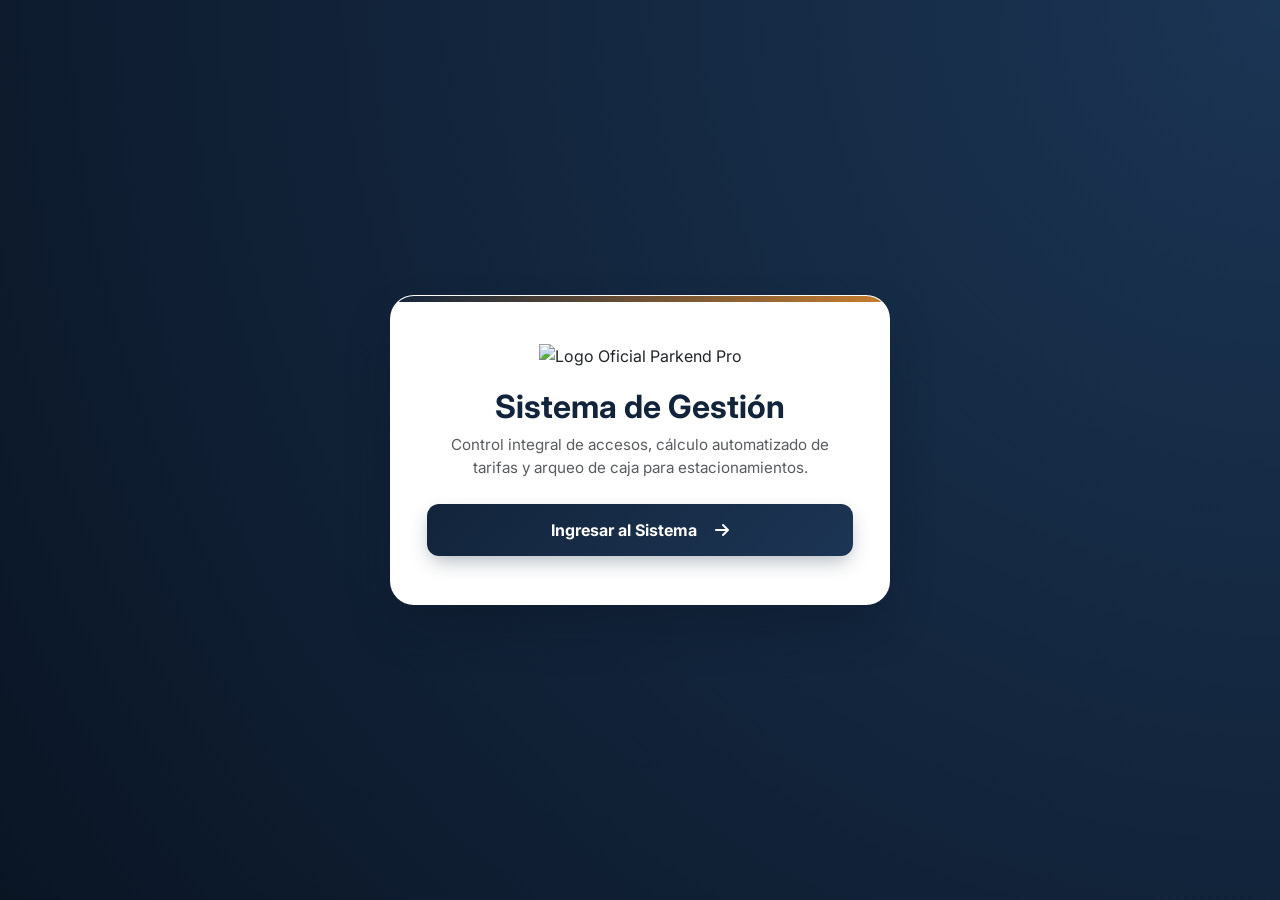
<file: proyecto edus/parkend/src/main/resources/templates/index.html>
<!DOCTYPE html>
<html lang="es" xmlns:th="http://www.thymeleaf.org">
<head>
    <meta charset="UTF-8">
    <meta name="viewport" content="width=device-width, initial-scale=1.0">
    <title>Parkend Pro - Control de Estacionamiento</title>
    <link rel="icon" type="image/png" th:href="@{/images/favicon.png}">
    <link href="https://cdn.jsdelivr.net/npm/bootstrap@5.3.0/dist/css/bootstrap.min.css" rel="stylesheet">
    <link href="https://fonts.googleapis.com/css2?family=Inter:wght@300;400;500;600;700;800&display=swap" rel="stylesheet">
    <link rel="stylesheet" href="https://cdnjs.cloudflare.com/ajax/libs/font-awesome/6.5.1/css/all.min.css">
    <link rel="stylesheet" th:href="@{/css/parkend.css}">
    <style>
        body {
            font-family: 'Inter', -apple-system, BlinkMacSystemFont, 'Segoe UI', Roboto, Helvetica, Arial, sans-serif;
            background: radial-gradient(circle at top right, #1b3554 0%, #12243b 55%, #0a1524 100%);
            min-height: 100vh;
            display: flex;
            align-items: center;
            justify-content: center;
            margin: 0;
            padding: 24px;
        }
        .landing-card {
            background: #ffffff;
            border-radius: 24px;
            box-shadow: 0 24px 50px -10px rgba(10, 21, 36, 0.45);
            max-width: 500px;
            width: 100%;
            padding: 48px 36px;
            text-align: center;
            border: 1px solid rgba(255, 255, 255, 0.15);
            position: relative;
            overflow: hidden;
        }
        .landing-card::before {
            content: '';
            position: absolute;
            top: 0;
            left: 0;
            right: 0;
            height: 6px;
            background: linear-gradient(90deg, #12243b 0%, #c77d2e 100%);
        }
        .landing-logo {
            height: 76px;
            width: auto;
            object-fit: contain;
            margin-bottom: 20px;
        }
        .btn-enter {
            background: linear-gradient(135deg, #12243b 0%, #1c3554 100%);
            color: #ffffff;
            font-weight: 700;
            padding: 14px 28px;
            border-radius: 12px;
            text-decoration: none;
            display: inline-flex;
            align-items: center;
            gap: 10px;
            transition: all 0.2s ease;
            box-shadow: 0 8px 20px -4px rgba(18, 36, 59, 0.35);
        }
        .btn-enter:hover {
            background: linear-gradient(135deg, #c77d2e 0%, #ad671e 100%);
            transform: translateY(-2px);
            color: #ffffff;
            box-shadow: 0 10px 24px -4px rgba(199, 125, 46, 0.45);
        }
    </style>
</head>
<body>
    <div class="landing-card">
        <img th:src="@{/images/logo.png}" alt="Logo Oficial Parkend Pro" class="landing-logo">
        <h2 class="fw-bold mb-2" style="color: #12243b;">Sistema de Gestión</h2>
        <p class="text-muted mb-4" style="font-size: 0.95rem;">
            Control integral de accesos, cálculo automatizado de tarifas y arqueo de caja para estacionamientos.
        </p>
        <div class="d-grid gap-2">
            <a th:href="@{/vehiculos}" class="btn-enter justify-content-center">
                <span>Ingresar al Sistema</span>
                <i class="fa-solid fa-arrow-right ms-2"></i>
            </a>
        </div>
    </div>
</body>
</html>
</file>
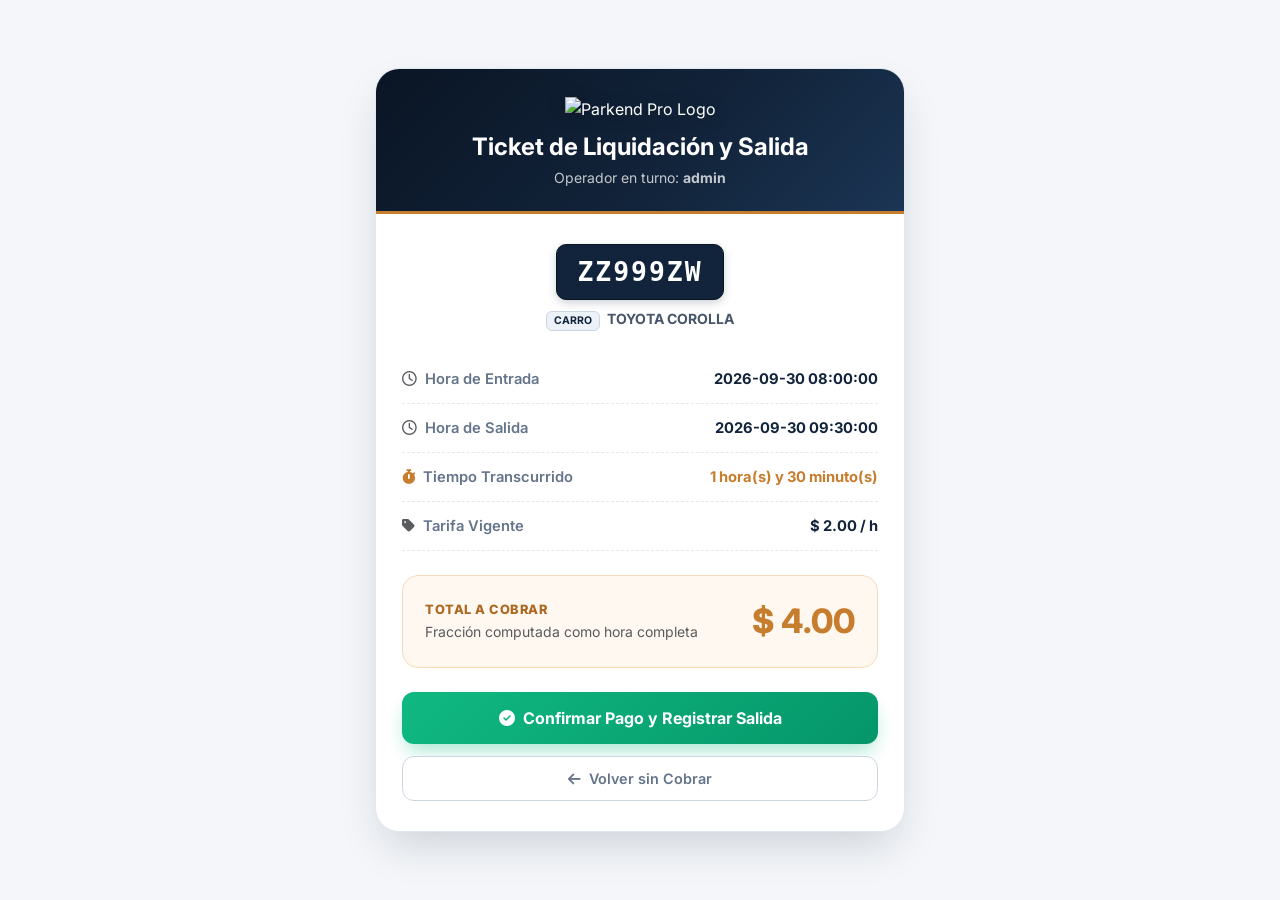
<file: proyecto edus/parkend/src/main/resources/templates/cobro.html>
<!DOCTYPE html>
<html lang="es" xmlns:th="http://www.thymeleaf.org">
<head>
    <meta charset="UTF-8">
    <meta name="viewport" content="width=device-width, initial-scale=1.0">
    <title>Parkend Pro - Ticket de Cobro y Salida</title>
    <link rel="icon" type="image/png" th:href="@{/images/favicon.png}">
    <link href="https://cdn.jsdelivr.net/npm/bootstrap@5.3.0/dist/css/bootstrap.min.css" rel="stylesheet">
    <link href="https://fonts.googleapis.com/css2?family=Inter:wght@300;400;500;600;700;800&display=swap" rel="stylesheet">
    <link rel="stylesheet" href="https://cdnjs.cloudflare.com/ajax/libs/font-awesome/6.5.1/css/all.min.css">
    <link rel="stylesheet" th:href="@{/css/parkend.css}">
    <style>
        * { box-sizing: border-box; }
        body {
            font-family: 'Inter', -apple-system, BlinkMacSystemFont, 'Segoe UI', Roboto, Helvetica, Arial, sans-serif;
            background-color: #f4f6f9;
            color: #12243b;
            min-height: 100vh;
            display: flex;
            align-items: center;
            justify-content: center;
            padding: 30px 15px;
        }
        .ticket-card {
            background: #ffffff;
            border-radius: 24px;
            box-shadow: 0 20px 45px -10px rgba(18, 36, 59, 0.18);
            width: 100%;
            max-width: 530px;
            overflow: hidden;
            border: 1px solid #e2e8f0;
        }
        .ticket-header {
            background: linear-gradient(135deg, #0a1524 0%, #12243b 60%, #1b3554 100%);
            color: #ffffff;
            padding: 28px 24px 22px;
            text-align: center;
            border-bottom: 3px solid #c77d2e;
        }
        .ticket-logo {
            height: 48px;
            width: auto;
            object-fit: contain;
            margin-bottom: 12px;
            filter: drop-shadow(0 2px 8px rgba(0, 0, 0, 0.3));
        }
        .ticket-body {
            padding: 30px 26px;
        }
        .placa-badge {
            font-family: monospace;
            font-weight: 800;
            font-size: 1.65rem;
            background: #12243b;
            color: #ffffff;
            padding: 7px 20px;
            border-radius: 10px;
            letter-spacing: 2px;
            display: inline-block;
            box-shadow: 0 3px 8px rgba(18, 36, 59, 0.2);
            border: 1.5px solid #0a1524;
        }
        .info-row {
            display: flex;
            justify-content: space-between;
            align-items: center;
            padding: 13px 0;
            border-bottom: 1px dashed #e2e8f0;
            font-size: 0.92rem;
        }
        .info-row:last-child {
            border-bottom: none;
        }
        .info-label {
            color: #64748b;
            font-weight: 600;
        }
        .info-value {
            font-weight: 700;
            color: #12243b;
        }
        .total-box {
            background: #fff8f0;
            border: 1.5px solid #f8dab8;
            border-radius: 16px;
            padding: 20px 22px;
            margin: 24px 0;
            display: flex;
            justify-content: space-between;
            align-items: center;
        }
        .total-amount {
            font-size: 2.1rem;
            font-weight: 800;
            color: #c77d2e;
        }
        .btn-confirm {
            background: linear-gradient(135deg, #10b981 0%, #059669 100%);
            border: none;
            color: #ffffff;
            font-weight: 700;
            font-size: 1rem;
            padding: 14px;
            border-radius: 12px;
            width: 100%;
            transition: all 0.2s ease;
            box-shadow: 0 10px 20px -5px rgba(16, 185, 129, 0.4);
            display: flex;
            align-items: center;
            justify-content: center;
            gap: 8px;
        }
        .btn-confirm:hover {
            background: linear-gradient(135deg, #34d399 0%, #059669 100%);
            transform: translateY(-1px);
            color: #ffffff;
            box-shadow: 0 12px 24px -5px rgba(16, 185, 129, 0.5);
        }
        .btn-cancel {
            background: #ffffff;
            border: 1.5px solid #cbd5e1;
            color: #64748b;
            font-weight: 600;
            font-size: 0.9rem;
            padding: 11px;
            border-radius: 12px;
            width: 100%;
            text-align: center;
            text-decoration: none;
            display: block;
            margin-top: 12px;
            transition: all 0.2s ease;
        }
        .btn-cancel:hover {
            background: #f8fafc;
            color: #12243b;
            border-color: #94a3b8;
        }
    </style>
</head>
<body>
    <div class="ticket-card">
        <div class="ticket-header">
            <img th:src="@{/images/logo-white.png}" alt="Parkend Pro Logo" class="ticket-logo">
            <h4 class="mb-1 fw-bold">Ticket de Liquidación y Salida</h4>
            <small class="opacity-75">Operador en turno: <strong th:text="${usuarioActivo}">admin</strong></small>
        </div>

        <div class="ticket-body">
            <div class="text-center mb-4">
                <span class="placa-badge" th:text="${ticket.placa}">ZZ999ZW</span>
                <div class="mt-2 fw-bold small">
                    <span class="badge me-1"
                          style="background: #edf2f8; color: #12243b; border: 1px solid #cbd5e1;"
                          th:text="${ticket.tipo}">CARRO</span>
                    <span style="color: #475569;" th:text="${ticket.marca + ' ' + ticket.modelo}">TOYOTA COROLLA</span>
                </div>
            </div>

            <div class="info-row">
                <span class="info-label"><i class="fa-regular fa-clock me-1 text-muted"></i> Hora de Entrada</span>
                <span class="info-value" th:text="${ticket.horaEntrada}">2026-09-30 08:00:00</span>
            </div>
            <div class="info-row">
                <span class="info-label"><i class="fa-regular fa-clock me-1 text-muted"></i> Hora de Salida</span>
                <span class="info-value" th:text="${ticket.horaSalida}">2026-09-30 09:30:00</span>
            </div>
            <div class="info-row">
                <span class="info-label"><i class="fa-solid fa-stopwatch me-1" style="color: #c77d2e;"></i> Tiempo Transcurrido</span>
                <span class="info-value" style="color: #c77d2e;" th:text="${ticket.tiempoFormateado}">1 hora(s) y 30 minuto(s)</span>
            </div>
            <div class="info-row">
                <span class="info-label"><i class="fa-solid fa-tag me-1 text-muted"></i> Tarifa Vigente</span>
                <span class="info-value" th:text="${'$ ' + #numbers.formatDecimal(ticket.tarifaPorHora, 1, 'POINT', 2, 'POINT') + ' / h'}">$ 2.00 / h</span>
            </div>

            <!-- Total a Pagar -->
            <div class="total-box">
                <div>
                    <div style="font-size: 0.8rem; font-weight: 800; color: #ad671e; text-transform: uppercase; letter-spacing: 0.5px;">Total a Cobrar</div>
                    <small class="text-muted">Fracción computada como hora completa</small>
                </div>
                <div class="total-amount" th:text="${'$ ' + #numbers.formatDecimal(ticket.totalPagar, 1, 'POINT', 2, 'POINT')}">$ 4.00</div>
            </div>

            <!-- Formulario de Cobro -->
            <form th:action="@{/vehiculos/cobrar}" method="POST">
                <input type="hidden" name="vehiculoId" th:value="${ticket.vehiculoId}" />
                <input type="hidden" name="placa" th:value="${ticket.placa}" />
                <input type="hidden" name="marca" th:value="${ticket.marca}" />
                <input type="hidden" name="modelo" th:value="${ticket.modelo}" />
                <input type="hidden" name="tipo" th:value="${ticket.tipo}" />
                <input type="hidden" name="horaEntrada" th:value="${ticket.horaEntrada}" />
                <input type="hidden" name="horaSalida" th:value="${ticket.horaSalida}" />
                <input type="hidden" name="minutosTotales" th:value="${ticket.minutosTotales}" />
                <input type="hidden" name="tarifaPorHora" th:value="${ticket.tarifaPorHora}" />
                <input type="hidden" name="totalPagar" th:value="${ticket.totalPagar}" />

                <button type="submit" class="btn-confirm">
                    <i class="fa-solid fa-circle-check"></i>
                    <span>Confirmar Pago y Registrar Salida</span>
                </button>
                <a th:href="@{/vehiculos}" class="btn-cancel">
                    <i class="fa-solid fa-arrow-left me-1"></i> Volver sin Cobrar
                </a>
            </form>
        </div>
    </div>
</body>
</html>
</file>
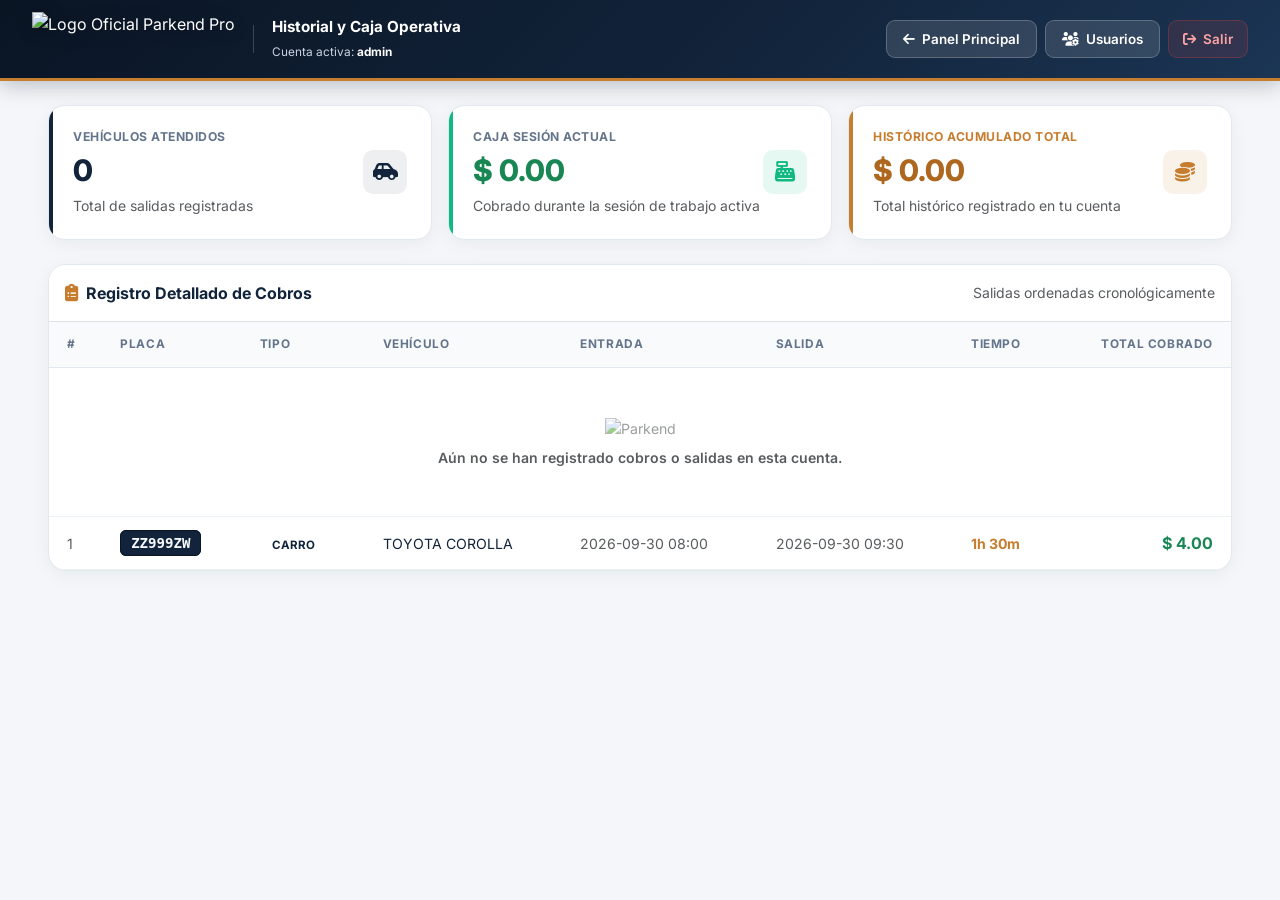
<file: proyecto edus/parkend/src/main/resources/templates/historial.html>
<!DOCTYPE html>
<html lang="es" xmlns:th="http://www.thymeleaf.org">
<head>
    <meta charset="UTF-8">
    <meta name="viewport" content="width=device-width, initial-scale=1.0">
    <title>Parkend Pro - Historial y Caja</title>
    <link rel="icon" type="image/png" th:href="@{/images/favicon.png}">
    <link href="https://cdn.jsdelivr.net/npm/bootstrap@5.3.0/dist/css/bootstrap.min.css" rel="stylesheet">
    <link href="https://fonts.googleapis.com/css2?family=Inter:wght@300;400;500;600;700;800&display=swap" rel="stylesheet">
    <link rel="stylesheet" href="https://cdnjs.cloudflare.com/ajax/libs/font-awesome/6.5.1/css/all.min.css">
    <link rel="stylesheet" th:href="@{/css/parkend.css}">
    <style>
        * { box-sizing: border-box; }
        body {
            font-family: 'Inter', -apple-system, BlinkMacSystemFont, 'Segoe UI', Roboto, Helvetica, Arial, sans-serif;
            background-color: #f4f6f9;
            color: #12243b;
            min-height: 100vh;
        }
        .top-navbar {
            background: linear-gradient(135deg, #0a1524 0%, #12243b 60%, #1b3554 100%);
            padding: 12px 32px;
            color: white;
            display: flex;
            justify-content: space-between;
            align-items: center;
            box-shadow: 0 4px 20px rgba(10, 21, 36, 0.25);
            border-bottom: 3px solid #c77d2e;
            position: sticky;
            top: 0;
            z-index: 1000;
        }
        .top-navbar .brand-group {
            display: flex;
            align-items: center;
            gap: 18px;
        }
        .top-navbar .brand-logo {
            height: 54px;
            width: auto;
            object-fit: contain;
            filter: drop-shadow(0 2px 8px rgba(0, 0, 0, 0.35));
            transition: transform 0.2s ease;
            display: block;
        }
        .metric-card {
            background: #ffffff;
            border-radius: 16px;
            padding: 22px 24px;
            box-shadow: 0 4px 18px rgba(18, 36, 59, 0.05);
            border: 1px solid #e2e8f0;
            position: relative;
            overflow: hidden;
            transition: transform 0.2s ease, box-shadow 0.2s ease;
        }
        .metric-card:hover {
            transform: translateY(-3px);
            box-shadow: 0 10px 24px rgba(18, 36, 59, 0.1);
        }
        .metric-card::after {
            content: '';
            position: absolute;
            top: 0;
            left: 0;
            width: 4px;
            height: 100%;
        }
        .metric-card.border-navy::after { background: #12243b; }
        .metric-card.border-green::after { background: #10b981; }
        .metric-card.border-amber::after { background: #c77d2e; }

        .metric-label {
            font-size: 0.76rem;
            color: #64748b;
            font-weight: 700;
            text-transform: uppercase;
            letter-spacing: 0.5px;
        }
        .metric-value {
            font-size: 1.85rem;
            font-weight: 800;
            color: #12243b;
            margin-top: 2px;
        }
        .content-card {
            background: #ffffff;
            border-radius: 18px;
            box-shadow: 0 4px 18px rgba(18, 36, 59, 0.05);
            border: 1px solid #e2e8f0;
            overflow: hidden;
        }
        .table-custom {
            width: 100%;
            border-collapse: separate;
            border-spacing: 0;
        }
        .table-custom thead th {
            background: #f8fafc;
            color: #64748b;
            font-size: 0.74rem;
            font-weight: 700;
            text-transform: uppercase;
            letter-spacing: 0.6px;
            padding: 14px 18px;
            border-bottom: 1.5px solid #e2e8f0;
        }
        .table-custom tbody td {
            padding: 14px 18px;
            border-bottom: 1px solid #edf2f7;
            font-size: 0.88rem;
            vertical-align: middle;
        }
        .table-custom tbody tr:hover td {
            background: #f8fafc;
        }
        .badge-tipo {
            padding: 5px 12px;
            border-radius: 20px;
            font-size: 0.72rem;
            font-weight: 700;
            text-transform: uppercase;
        }
        .badge-carro  { background: #edf2f8; color: #12243b; border: 1px solid #cbd5e1; }
        .badge-moto   { background: #ecfdf5; color: #065f46; border: 1px solid #a7f3d0; }
        .badge-camion { background: #fff8f0; color: #925313; border: 1px solid #f8dab8; }
        .placa-badge {
            font-family: monospace;
            font-weight: 800;
            font-size: 0.88rem;
            background: #12243b;
            color: #f8fafc;
            padding: 4px 10px;
            border-radius: 6px;
            border: 1px solid #0a1524;
        }
        .btn-panel-back {
            background: rgba(255, 255, 255, 0.12);
            color: #ffffff;
            border: 1px solid rgba(255, 255, 255, 0.22);
            border-radius: 9px;
            padding: 8px 16px;
            font-size: 0.84rem;
            font-weight: 600;
            text-decoration: none;
            transition: all 0.2s ease;
        }
        .btn-panel-back:hover {
            background: #c77d2e;
            border-color: #c77d2e;
            color: #ffffff;
        }
        .btn-logout-top {
            background: rgba(239, 68, 68, 0.12);
            color: #fca5a5;
            border: 1px solid rgba(239, 68, 68, 0.25);
            border-radius: 9px;
            padding: 8px 14px;
            font-size: 0.84rem;
            font-weight: 600;
            text-decoration: none;
            transition: all 0.2s ease;
        }
        .btn-logout-top:hover {
            background: #ef4444;
            color: #ffffff;
        }
    </style>
</head>
<body>

<nav class="top-navbar">
    <div class="brand-group">
        <a th:href="@{/vehiculos}" style="display: flex; align-items: center;">
            <img th:src="@{/images/logo-white.png}" alt="Logo Oficial Parkend Pro" class="brand-logo">
        </a>
        <div class="d-none d-md-block" style="border-left: 1px solid rgba(255, 255, 255, 0.2); height: 28px;"></div>
        <div class="d-none d-md-block">
            <div class="fw-bold" style="font-size: 0.95rem;">Historial y Caja Operativa</div>
            <small style="color: #cbd5e1; font-size: 0.74rem;">Cuenta activa: <strong class="text-white" th:text="${usuarioActivo}">admin</strong></small>
        </div>
    </div>
    <div class="d-flex align-items-center gap-2">
        <a th:href="@{/vehiculos}" class="btn-panel-back">
            <i class="fa-solid fa-arrow-left me-1"></i> Panel Principal
        </a>
        <a th:href="@{/usuarios}" class="btn-panel-back">
            <i class="fa-solid fa-users-gear me-1"></i> Usuarios
        </a>
        <a th:href="@{/logout}" class="btn-logout-top">
            <i class="fa-solid fa-arrow-right-from-bracket me-1"></i> Salir
        </a>
    </div>
</nav>

<div class="container-fluid py-4 px-lg-5">

    <!-- Tarjetas de Resumen -->
    <div class="row g-3 mb-4">
        <div class="col-md-4">
            <div class="metric-card border-navy">
                <div class="d-flex align-items-center justify-content-between">
                    <div>
                        <div class="metric-label">Vehículos Atendidos</div>
                        <div class="metric-value" style="color: #12243b;" th:text="${#lists.size(historial)}">0</div>
                        <small class="text-muted">Total de salidas registradas</small>
                    </div>
                    <div style="width: 44px; height: 44px; border-radius: 10px; background: rgba(18, 36, 59, 0.07); display: flex; align-items: center; justify-content: center; font-size: 1.25rem; color: #12243b;">
                        <i class="fa-solid fa-car-side"></i>
                    </div>
                </div>
            </div>
        </div>
        <div class="col-md-4">
            <div class="metric-card border-green">
                <div class="d-flex align-items-center justify-content-between">
                    <div>
                        <div class="metric-label">Caja Sesión Actual</div>
                        <div class="metric-value text-success"
                             th:text="${'$ ' + #numbers.formatDecimal(totalRecaudado, 1, 'POINT', 2, 'POINT')}">$ 0.00</div>
                        <small class="text-muted">Cobrado durante la sesión de trabajo activa</small>
                    </div>
                    <div style="width: 44px; height: 44px; border-radius: 10px; background: rgba(16, 185, 129, 0.1); display: flex; align-items: center; justify-content: center; font-size: 1.25rem; color: #10b981;">
                        <i class="fa-solid fa-cash-register"></i>
                    </div>
                </div>
            </div>
        </div>
        <div class="col-md-4">
            <div class="metric-card border-amber">
                <div class="d-flex align-items-center justify-content-between">
                    <div>
                        <div class="metric-label" style="color: #c77d2e;">Histórico Acumulado Total</div>
                        <div class="metric-value" style="color: #ad671e;"
                             th:text="${'$ ' + #numbers.formatDecimal(totalHistorico, 1, 'POINT', 2, 'POINT')}">$ 0.00</div>
                        <small class="text-muted">Total histórico registrado en tu cuenta</small>
                    </div>
                    <div style="width: 44px; height: 44px; border-radius: 10px; background: rgba(199, 125, 46, 0.1); display: flex; align-items: center; justify-content: center; font-size: 1.25rem; color: #c77d2e;">
                        <i class="fa-solid fa-coins"></i>
                    </div>
                </div>
            </div>
        </div>
    </div>

    <!-- Tabla de Historial -->
    <div class="content-card">
        <div class="p-3 border-bottom d-flex justify-content-between align-items-center" style="background: #ffffff;">
            <div class="d-flex align-items-center gap-2">
                <i class="fa-solid fa-clipboard-list" style="color: #c77d2e; font-size: 1.1rem;"></i>
                <span class="fw-bold fs-6" style="color: #12243b;">Registro Detallado de Cobros</span>
            </div>
            <small class="text-muted">Salidas ordenadas cronológicamente</small>
        </div>
        <div class="table-responsive">
            <table class="table-custom">
                <thead>
                    <tr>
                        <th>#</th>
                        <th>Placa</th>
                        <th>Tipo</th>
                        <th>Vehículo</th>
                        <th>Entrada</th>
                        <th>Salida</th>
                        <th>Tiempo</th>
                        <th class="text-end">Total Cobrado</th>
                    </tr>
                </thead>
                <tbody>
                    <tr th:if="${#lists.isEmpty(historial)}">
                        <td colspan="8" class="text-center py-5 text-muted">
                            <div class="mb-2">
                                <img th:src="@{/images/logo-icon.png}" alt="Parkend" style="width: 48px; height: 48px; opacity: 0.6;">
                            </div>
                            <div class="fw-semibold">Aún no se han registrado cobros o salidas en esta cuenta.</div>
                        </td>
                    </tr>
                    <tr th:each="h : ${historial}">
                        <td class="text-muted" th:text="${h.id}">1</td>
                        <td><span class="placa-badge" th:text="${h.placa}">ZZ999ZW</span></td>
                        <td>
                            <span class="badge-tipo"
                                  th:classappend="${h.tipo == 'MOTO' ? 'badge-moto' : (h.tipo == 'CAMION' ? 'badge-camion' : 'badge-carro')}"
                                  th:text="${h.tipo}">CARRO</span>
                        </td>
                        <td th:text="${h.marca + ' ' + h.modelo}">TOYOTA COROLLA</td>
                        <td class="small text-muted" th:text="${h.horaEntrada}">2026-09-30 08:00</td>
                        <td class="small text-muted" th:text="${h.horaSalida}">2026-09-30 09:30</td>
                        <td><strong style="color: #c77d2e;" th:text="${h.tiempoFormateado}">1h 30m</strong></td>
                        <td class="text-end fw-bold text-success fs-6"
                            th:text="${'$ ' + #numbers.formatDecimal(h.totalPagado, 1, 'POINT', 2, 'POINT')}">$ 4.00</td>
                    </tr>
                </tbody>
            </table>
        </div>
    </div>

</div>

</body>
</html>
</file>
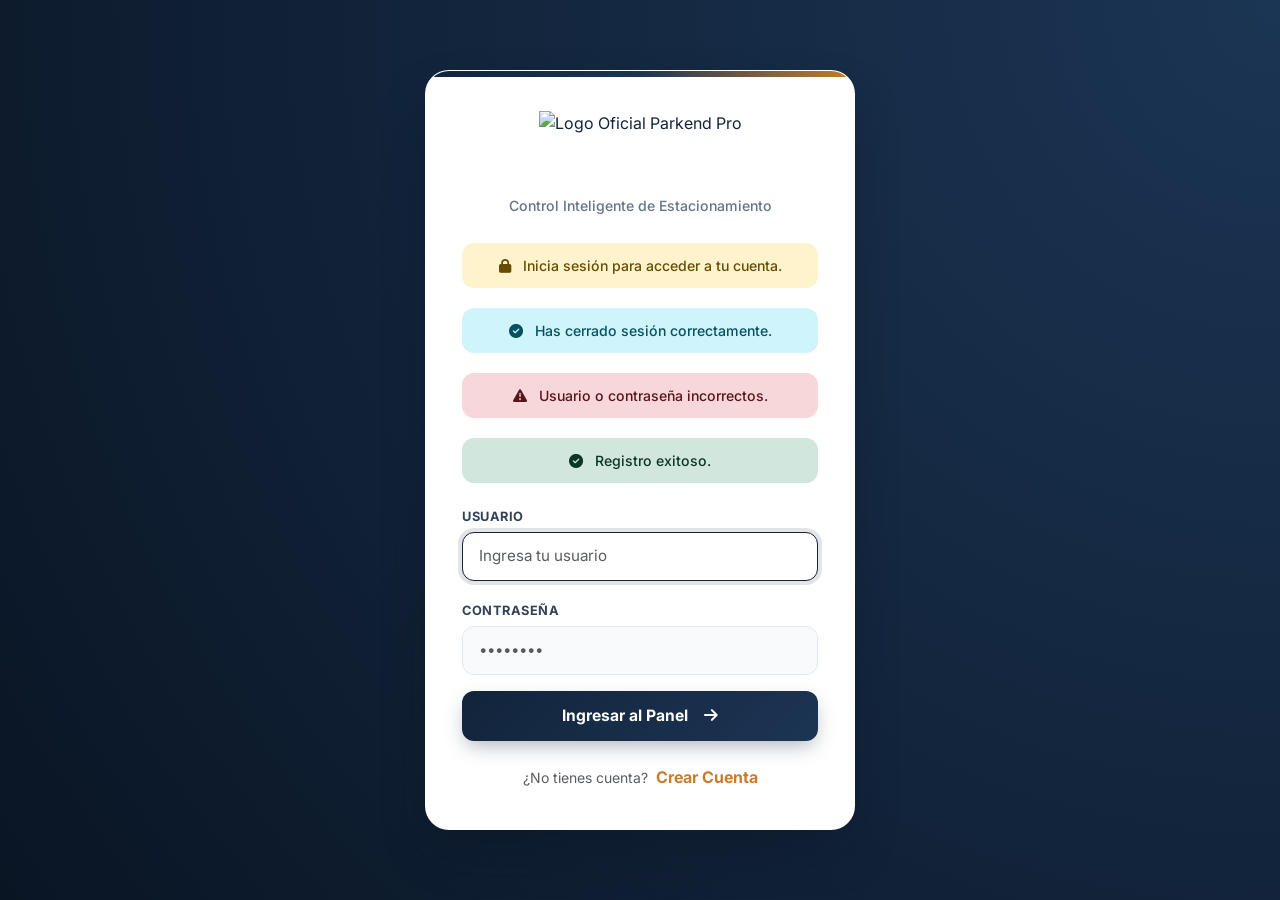
<file: proyecto edus/parkend/src/main/resources/templates/login.html>
<!DOCTYPE html>
<html lang="es" xmlns:th="http://www.thymeleaf.org">
<head>
    <meta charset="UTF-8">
    <meta name="viewport" content="width=device-width, initial-scale=1.0">
    <title>Parkend Pro - Iniciar Sesión</title>
    <link rel="icon" type="image/png" th:href="@{/images/favicon.png}">
    <link href="https://cdn.jsdelivr.net/npm/bootstrap@5.3.0/dist/css/bootstrap.min.css" rel="stylesheet">
    <link href="https://fonts.googleapis.com/css2?family=Inter:wght@300;400;500;600;700;800&display=swap" rel="stylesheet">
    <link rel="stylesheet" href="https://cdnjs.cloudflare.com/ajax/libs/font-awesome/6.5.1/css/all.min.css">
    <link rel="stylesheet" th:href="@{/css/parkend.css}">
    <style>
        body {
            font-family: 'Inter', -apple-system, BlinkMacSystemFont, 'Segoe UI', Roboto, Helvetica, Arial, sans-serif;
            background: radial-gradient(circle at top right, #1b3554 0%, #12243b 55%, #0a1524 100%);
            min-height: 100vh;
            display: flex;
            align-items: center;
            justify-content: center;
            margin: 0;
            padding: 24px;
            color: #12243b;
        }
        .login-card {
            background: #ffffff;
            border-radius: 24px;
            box-shadow: 0 24px 50px -10px rgba(10, 21, 36, 0.45);
            width: 100%;
            max-width: 430px;
            padding: 40px 36px;
            position: relative;
            overflow: hidden;
            border: 1px solid rgba(255, 255, 255, 0.15);
        }
        .login-card::before {
            content: '';
            position: absolute;
            top: 0;
            left: 0;
            right: 0;
            height: 6px;
            background: linear-gradient(90deg, #12243b 0%, #1b3554 50%, #c77d2e 100%);
        }
        .brand-logo-container {
            display: flex;
            justify-content: center;
            align-items: center;
            margin-bottom: 12px;
        }
        .brand-logo-img {
            height: 72px;
            width: auto;
            object-fit: contain;
            transition: transform 0.25s ease;
        }
        .brand-logo-img:hover {
            transform: scale(1.03);
        }
        .subtitle {
            color: #64748b;
            font-size: 0.88rem;
            margin-bottom: 26px;
            font-weight: 500;
        }
        .form-label {
            font-size: 0.8rem;
            font-weight: 700;
            color: #334155;
            text-transform: uppercase;
            letter-spacing: 0.5px;
            margin-bottom: 6px;
        }
        .form-control {
            border: 1.5px solid #e2e8f0;
            border-radius: 12px;
            padding: 12px 16px;
            font-size: 0.95rem;
            transition: all 0.2s ease;
            background-color: #f8fafc;
        }
        .form-control:focus {
            background-color: #ffffff;
            border-color: #12243b;
            box-shadow: 0 0 0 4px rgba(18, 36, 59, 0.12);
            outline: none;
        }
        .btn-submit {
            background: linear-gradient(135deg, #12243b 0%, #1c3554 100%);
            border: none;
            color: #ffffff;
            font-weight: 700;
            font-size: 0.98rem;
            padding: 13px;
            border-radius: 12px;
            width: 100%;
            margin-top: 14px;
            transition: all 0.2s ease;
            box-shadow: 0 8px 20px -4px rgba(18, 36, 59, 0.35);
            display: flex;
            align-items: center;
            justify-content: center;
            gap: 8px;
        }
        .btn-submit:hover {
            background: linear-gradient(135deg, #1c3554 0%, #12243b 100%);
            transform: translateY(-1px);
            box-shadow: 0 12px 24px -4px rgba(18, 36, 59, 0.45);
            color: #ffffff;
        }
        .alert-custom {
            border-radius: 12px;
            font-size: 0.88rem;
            font-weight: 500;
            padding: 12px 16px;
            margin-bottom: 20px;
            border: none;
        }
        .register-link {
            color: #c77d2e;
            font-weight: 700;
            text-decoration: none;
            transition: color 0.2s;
        }
        .register-link:hover {
            color: #9c5c16;
            text-decoration: underline;
        }
    </style>
</head>
<body>
    <div class="login-card">
        <div class="text-center">
            <div class="brand-logo-container">
                <img th:src="@{/images/logo.png}" alt="Logo Oficial Parkend Pro" class="brand-logo-img">
            </div>
            <div class="subtitle">Control Inteligente de Estacionamiento</div>
        </div>

        <!-- Alerta de sesión requerida -->
        <div th:if="${param.error != null and param.error[0] == 'auth'}" class="alert alert-warning alert-custom text-center" role="alert">
            <i class="fa-solid fa-lock me-2"></i> Inicia sesión para acceder a tu cuenta.
        </div>

        <!-- Alerta de Cierre de Sesión -->
        <div th:if="${param.logout != null}" class="alert alert-info alert-custom text-center" role="alert">
            <i class="fa-solid fa-circle-check me-2"></i> Has cerrado sesión correctamente.
        </div>

        <!-- Alerta de Error si las credenciales fallan -->
        <div th:if="${error}" class="alert alert-danger alert-custom text-center" role="alert">
            <i class="fa-solid fa-triangle-exclamation me-2"></i> <span th:text="${error}">Usuario o contraseña incorrectos.</span>
        </div>

        <!-- Alerta de Éxito al registrarse -->
        <div th:if="${exito}" class="alert alert-success alert-custom text-center" role="alert">
            <i class="fa-solid fa-circle-check me-2"></i> <span th:text="${exito}">Registro exitoso.</span>
        </div>

        <!-- Formulario de Login -->
        <form th:action="@{/login}" method="POST">
            <div class="mb-3">
                <label for="username" class="form-label">Usuario</label>
                <input type="text" class="form-control" id="username" name="username" required placeholder="Ingresa tu usuario" autofocus autocomplete="username">
            </div>
            <div class="mb-3">
                <label for="password" class="form-label">Contraseña</label>
                <input type="password" class="form-control" id="password" name="password" required placeholder="••••••••" autocomplete="current-password">
            </div>
            <button type="submit" class="btn btn-submit">
                <span>Ingresar al Panel</span>
                <i class="fa-solid fa-arrow-right ms-2"></i>
            </button>
        </form>

        <div class="text-center mt-4">
            <span class="text-muted small">¿No tienes cuenta?</span>
            <a th:href="@{/registro-usuario}" class="register-link ms-1">Crear Cuenta</a>
        </div>
    </div>
</body>
</html>
</file>
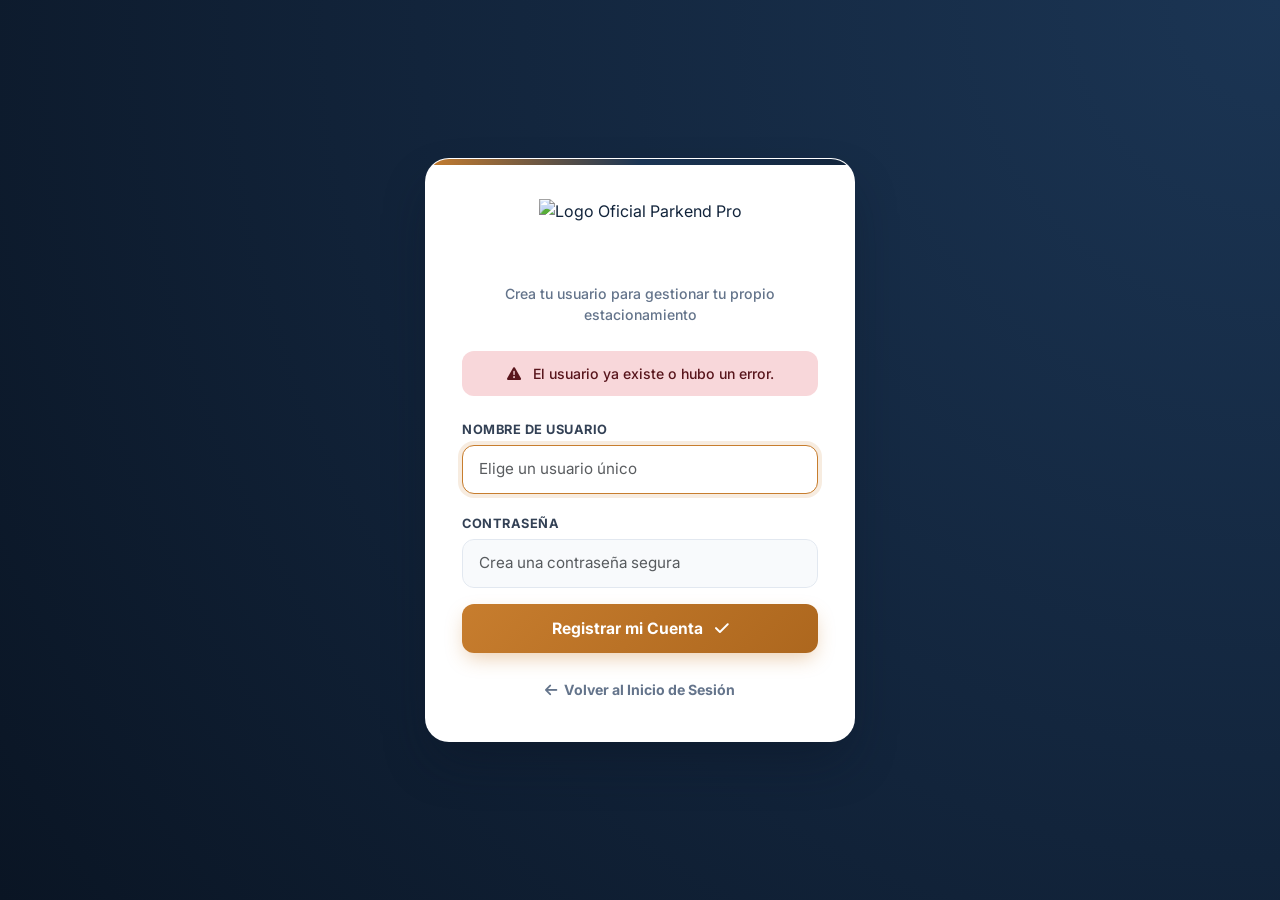
<file: proyecto edus/parkend/src/main/resources/templates/registro-usuario.html>
<!DOCTYPE html>
<html lang="es" xmlns:th="http://www.thymeleaf.org">
<head>
    <meta charset="UTF-8">
    <meta name="viewport" content="width=device-width, initial-scale=1.0">
    <title>Parkend Pro - Crear Cuenta</title>
    <link rel="icon" type="image/png" th:href="@{/images/favicon.png}">
    <link href="https://cdn.jsdelivr.net/npm/bootstrap@5.3.0/dist/css/bootstrap.min.css" rel="stylesheet">
    <link href="https://fonts.googleapis.com/css2?family=Inter:wght@300;400;500;600;700;800&display=swap" rel="stylesheet">
    <link rel="stylesheet" href="https://cdnjs.cloudflare.com/ajax/libs/font-awesome/6.5.1/css/all.min.css">
    <link rel="stylesheet" th:href="@{/css/parkend.css}">
    <style>
        body {
            font-family: 'Inter', -apple-system, BlinkMacSystemFont, 'Segoe UI', Roboto, Helvetica, Arial, sans-serif;
            background: radial-gradient(circle at top right, #1b3554 0%, #12243b 55%, #0a1524 100%);
            min-height: 100vh;
            display: flex;
            align-items: center;
            justify-content: center;
            margin: 0;
            padding: 24px;
            color: #12243b;
        }
        .register-card {
            background: #ffffff;
            border-radius: 24px;
            box-shadow: 0 24px 50px -10px rgba(10, 21, 36, 0.45);
            width: 100%;
            max-width: 430px;
            padding: 40px 36px;
            position: relative;
            overflow: hidden;
            border: 1px solid rgba(255, 255, 255, 0.15);
        }
        .register-card::before {
            content: '';
            position: absolute;
            top: 0;
            left: 0;
            right: 0;
            height: 6px;
            background: linear-gradient(90deg, #c77d2e 0%, #1b3554 50%, #12243b 100%);
        }
        .brand-logo-container {
            display: flex;
            justify-content: center;
            align-items: center;
            margin-bottom: 12px;
        }
        .brand-logo-img {
            height: 72px;
            width: auto;
            object-fit: contain;
            transition: transform 0.25s ease;
        }
        .brand-logo-img:hover {
            transform: scale(1.03);
        }
        .subtitle {
            color: #64748b;
            font-size: 0.88rem;
            margin-bottom: 26px;
            font-weight: 500;
        }
        .form-label {
            font-size: 0.8rem;
            font-weight: 700;
            color: #334155;
            text-transform: uppercase;
            letter-spacing: 0.5px;
            margin-bottom: 6px;
        }
        .form-control {
            border: 1.5px solid #e2e8f0;
            border-radius: 12px;
            padding: 12px 16px;
            font-size: 0.95rem;
            transition: all 0.2s ease;
            background-color: #f8fafc;
        }
        .form-control:focus {
            background-color: #ffffff;
            border-color: #c77d2e;
            box-shadow: 0 0 0 4px rgba(199, 125, 46, 0.15);
            outline: none;
        }
        .btn-submit {
            background: linear-gradient(135deg, #c77d2e 0%, #ad671e 100%);
            border: none;
            color: #ffffff;
            font-weight: 700;
            font-size: 0.98rem;
            padding: 13px;
            border-radius: 12px;
            width: 100%;
            margin-top: 14px;
            transition: all 0.2s ease;
            box-shadow: 0 8px 20px -4px rgba(199, 125, 46, 0.4);
            display: flex;
            align-items: center;
            justify-content: center;
            gap: 8px;
        }
        .btn-submit:hover {
            background: linear-gradient(135deg, #df9140 0%, #c77d2e 100%);
            transform: translateY(-1px);
            box-shadow: 0 12px 24px -4px rgba(199, 125, 46, 0.5);
            color: #ffffff;
        }
        .alert-custom {
            border-radius: 12px;
            font-size: 0.88rem;
            font-weight: 500;
            padding: 12px 16px;
            margin-bottom: 20px;
            border: none;
        }
        .back-link {
            color: #64748b;
            font-weight: 700;
            font-size: 0.88rem;
            text-decoration: none;
            transition: color 0.2s;
        }
        .back-link:hover {
            color: #12243b;
        }
    </style>
</head>
<body>
    <div class="register-card">
        <div class="text-center">
            <div class="brand-logo-container">
                <img th:src="@{/images/logo.png}" alt="Logo Oficial Parkend Pro" class="brand-logo-img">
            </div>
            <div class="subtitle">Crea tu usuario para gestionar tu propio estacionamiento</div>
        </div>

        <!-- Alerta de Error -->
        <div th:if="${error}" class="alert alert-danger alert-custom text-center" role="alert">
            <i class="fa-solid fa-triangle-exclamation me-2"></i> <span th:text="${error}">El usuario ya existe o hubo un error.</span>
        </div>

        <!-- Formulario de Registro -->
        <form th:action="@{/registro-usuario}" method="POST">
            <div class="mb-3">
                <label for="username" class="form-label">Nombre de Usuario</label>
                <input type="text" class="form-control" id="username" name="username" required placeholder="Elige un usuario único" autofocus autocomplete="username">
            </div>
            <div class="mb-3">
                <label for="password" class="form-label">Contraseña</label>
                <input type="password" class="form-control" id="password" name="password" required placeholder="Crea una contraseña segura" autocomplete="new-password">
            </div>
            <button type="submit" class="btn btn-submit">
                <span>Registrar mi Cuenta</span>
                <i class="fa-solid fa-check ms-1"></i>
            </button>
        </form>

        <div class="text-center mt-4">
            <a th:href="@{/login}" class="back-link">
                <i class="fa-solid fa-arrow-left me-1"></i> Volver al Inicio de Sesión
            </a>
        </div>
    </div>
</body>
</html>
</file>
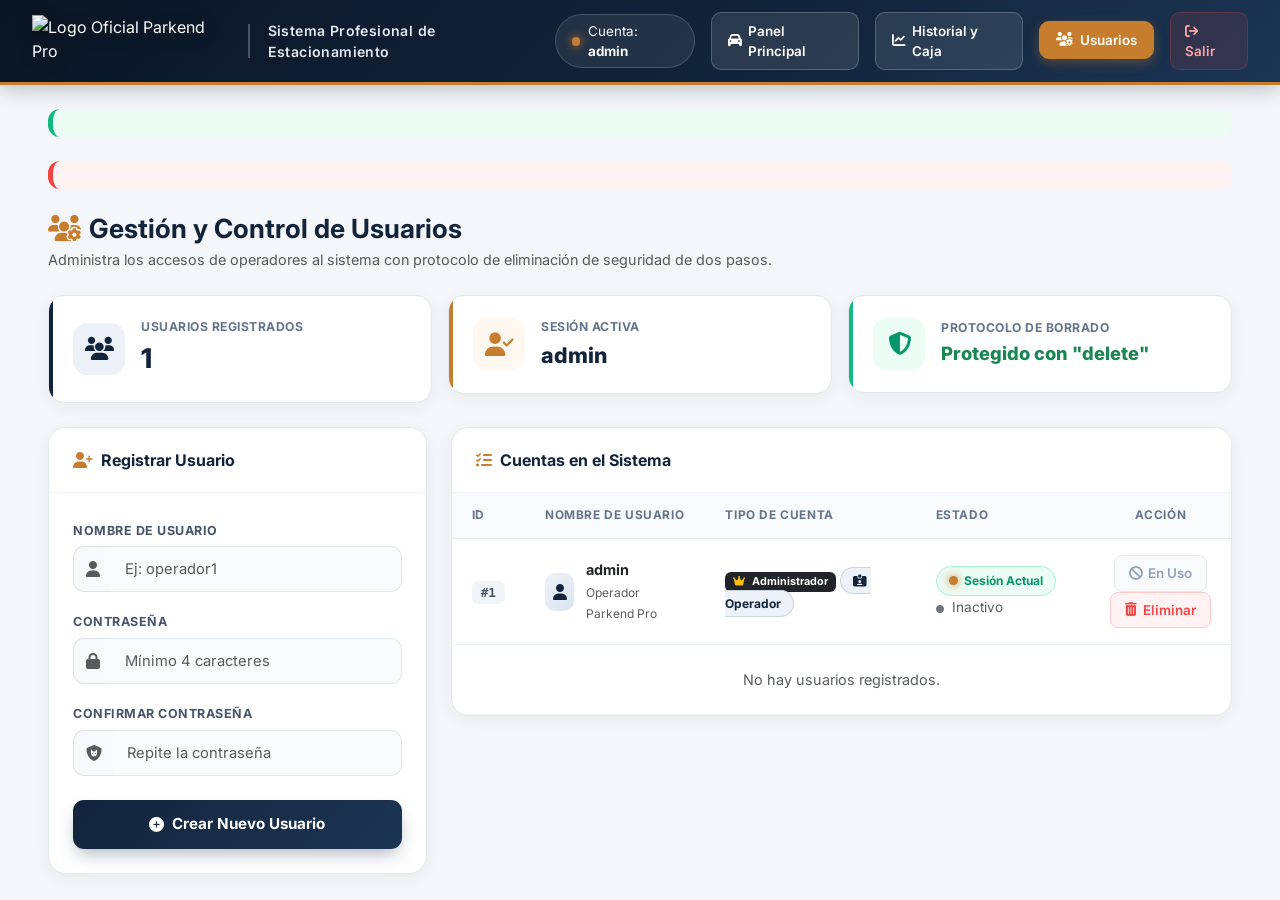
<file: proyecto edus/parkend/src/main/resources/templates/usuarios.html>
<!DOCTYPE html>
<html lang="es" xmlns:th="http://www.thymeleaf.org">
<head>
    <meta charset="UTF-8">
    <meta name="viewport" content="width=device-width, initial-scale=1.0">
    <meta name="description" content="Parkend Pro - Gestión y Control de Usuarios">
    <title>Parkend Pro - Gestión de Usuarios</title>
    <link rel="icon" type="image/png" th:href="@{/images/favicon.png}">
    <link href="https://cdn.jsdelivr.net/npm/bootstrap@5.3.0/dist/css/bootstrap.min.css" rel="stylesheet">
    <link href="https://fonts.googleapis.com/css2?family=Inter:wght@300;400;500;600;700;800&display=swap" rel="stylesheet">
    <link rel="stylesheet" href="https://cdnjs.cloudflare.com/ajax/libs/font-awesome/6.5.1/css/all.min.css">
    <link rel="stylesheet" th:href="@{/css/parkend.css}">
    <style>
        * { box-sizing: border-box; }
        body {
            font-family: 'Inter', -apple-system, BlinkMacSystemFont, 'Segoe UI', Roboto, Helvetica, Arial, sans-serif;
            background-color: #f4f6f9;
            color: #12243b;
            min-height: 100vh;
        }

        /* Navbar Superior */
        .top-navbar {
            background: linear-gradient(135deg, #0a1524 0%, #12243b 60%, #1b3554 100%);
            padding: 12px 32px;
            color: white;
            display: flex;
            justify-content: space-between;
            align-items: center;
            box-shadow: 0 4px 20px rgba(10, 21, 36, 0.25);
            border-bottom: 3px solid #c77d2e;
            position: sticky;
            top: 0;
            z-index: 1000;
        }
        .top-navbar .brand-group {
            display: flex;
            align-items: center;
            gap: 18px;
            text-decoration: none;
            color: #ffffff;
        }
        .top-navbar .brand-logo {
            height: 52px;
            width: auto;
            object-fit: contain;
            filter: drop-shadow(0 2px 8px rgba(0, 0, 0, 0.35));
            transition: transform 0.2s ease;
        }
        .top-navbar .brand-logo:hover {
            transform: scale(1.03);
        }
        .top-navbar .brand-divider {
            width: 1.5px;
            height: 34px;
            background: rgba(255, 255, 255, 0.25);
        }
        .top-navbar .brand-sub {
            font-size: 0.88rem;
            color: #e2e8f0;
            letter-spacing: 0.4px;
            font-weight: 600;
        }
        .top-navbar .user-pill {
            background: rgba(255, 255, 255, 0.08);
            border: 1px solid rgba(255, 255, 255, 0.16);
            border-radius: 30px;
            padding: 6px 16px;
            font-size: 0.84rem;
            display: flex;
            align-items: center;
            gap: 8px;
            color: #f8fafc;
        }
        .user-dot {
            width: 9px;
            height: 9px;
            background: #c77d2e;
            border-radius: 50%;
            box-shadow: 0 0 10px #c77d2e;
        }

        .btn-nav-action {
            background: rgba(255, 255, 255, 0.1);
            color: #ffffff;
            border: 1px solid rgba(255, 255, 255, 0.2);
            border-radius: 10px;
            padding: 8px 16px;
            font-size: 0.84rem;
            font-weight: 600;
            text-decoration: none;
            transition: all 0.2s ease;
            display: inline-flex;
            align-items: center;
            gap: 7px;
        }
        .btn-nav-action:hover, .btn-nav-action.active {
            background: #c77d2e;
            border-color: #c77d2e;
            color: #ffffff;
            transform: translateY(-1px);
            box-shadow: 0 4px 12px rgba(199, 125, 46, 0.35);
        }
        .btn-nav-logout {
            background: rgba(239, 68, 68, 0.12);
            color: #fca5a5;
            border: 1px solid rgba(239, 68, 68, 0.25);
            border-radius: 10px;
            padding: 8px 14px;
            font-size: 0.84rem;
            font-weight: 600;
            text-decoration: none;
            transition: all 0.2s ease;
        }
        .btn-nav-logout:hover {
            background: #ef4444;
            color: #ffffff;
            border-color: #ef4444;
            transform: translateY(-1px);
        }

        /* Tarjetas de Resumen */
        .metric-card {
            background: #ffffff;
            border-radius: 16px;
            padding: 22px 24px;
            box-shadow: 0 4px 18px rgba(18, 36, 59, 0.05);
            border: 1px solid #e2e8f0;
            transition: transform 0.2s ease, box-shadow 0.2s ease;
            position: relative;
            overflow: hidden;
        }
        .metric-card:hover {
            transform: translateY(-3px);
            box-shadow: 0 10px 24px rgba(18, 36, 59, 0.1);
        }
        .metric-card::after {
            content: '';
            position: absolute;
            top: 0;
            left: 0;
            width: 4px;
            height: 100%;
        }
        .metric-card.card-navy::after { background: #12243b; }
        .metric-card.card-amber::after { background: #c77d2e; }
        .metric-card.card-shield::after { background: #10b981; }

        .metric-icon-box {
            width: 52px;
            height: 52px;
            border-radius: 14px;
            display: flex;
            align-items: center;
            justify-content: center;
            font-size: 1.45rem;
        }
        .icon-navy { background: #edf2f8; color: #12243b; }
        .icon-amber { background: #fff8f0; color: #c77d2e; }
        .icon-shield { background: #ecfdf5; color: #059669; }

        .metric-label {
            font-size: 0.76rem;
            color: #64748b;
            font-weight: 700;
            text-transform: uppercase;
            letter-spacing: 0.5px;
        }
        .metric-value {
            font-size: 1.7rem;
            font-weight: 800;
            color: #12243b;
            margin-top: 3px;
        }

        /* Tarjetas de Contenido */
        .content-card {
            background: #ffffff;
            border-radius: 18px;
            box-shadow: 0 4px 18px rgba(18, 36, 59, 0.05);
            border: 1px solid #e2e8f0;
            overflow: hidden;
        }
        .card-header-custom {
            background: #ffffff;
            padding: 20px 24px;
            border-bottom: 1.5px solid #f1f5f9;
            display: flex;
            justify-content: space-between;
            align-items: center;
        }
        .card-body-custom {
            padding: 24px;
        }

        /* Formularios */
        .form-label {
            font-size: 0.78rem;
            font-weight: 700;
            color: #475569;
            text-transform: uppercase;
            letter-spacing: 0.5px;
            margin-bottom: 6px;
        }
        .form-control {
            border: 1.5px solid #e2e8f0;
            border-radius: 11px;
            padding: 11px 14px;
            font-size: 0.92rem;
            transition: all 0.2s ease;
            background-color: #f8fafc;
        }
        .form-control:focus {
            background-color: #ffffff;
            border-color: #12243b;
            box-shadow: 0 0 0 3.5px rgba(18, 36, 59, 0.12);
            outline: none;
        }
        .btn-crear-usuario {
            background: linear-gradient(135deg, #12243b 0%, #1c3554 100%);
            border: none;
            color: white;
            padding: 13px;
            border-radius: 11px;
            font-weight: 700;
            font-size: 0.95rem;
            width: 100%;
            transition: all 0.2s ease;
            box-shadow: 0 8px 18px -4px rgba(18, 36, 59, 0.35);
            display: flex;
            align-items: center;
            justify-content: center;
            gap: 8px;
        }
        .btn-crear-usuario:hover {
            background: linear-gradient(135deg, #1c3554 0%, #12243b 100%);
            transform: translateY(-1px);
            box-shadow: 0 10px 22px -4px rgba(18, 36, 59, 0.45);
            color: white;
        }

        /* Tabla de Usuarios */
        .table-custom {
            width: 100%;
            border-collapse: separate;
            border-spacing: 0;
        }
        .table-custom thead th {
            background: #f8fafc;
            color: #64748b;
            font-size: 0.74rem;
            font-weight: 700;
            text-transform: uppercase;
            letter-spacing: 0.6px;
            padding: 14px 20px;
            border-bottom: 1.5px solid #e2e8f0;
        }
        .table-custom tbody td {
            padding: 16px 20px;
            border-bottom: 1px solid #edf2f7;
            font-size: 0.9rem;
            vertical-align: middle;
        }
        .table-custom tbody tr:hover td {
            background: #f8fafc;
        }

        .avatar-user-badge {
            width: 38px;
            height: 38px;
            border-radius: 10px;
            background: linear-gradient(135deg, #edf2f8 0%, #dbe4ef 100%);
            color: #12243b;
            font-weight: 700;
            display: inline-flex;
            align-items: center;
            justify-content: center;
            font-size: 1rem;
            margin-right: 12px;
        }

        .badge-id {
            background: #f1f5f9;
            color: #475569;
            font-family: monospace;
            font-weight: 700;
            padding: 4px 9px;
            border-radius: 6px;
            font-size: 0.8rem;
        }

        .badge-activo-sesion {
            background: #ecfdf5;
            color: #059669;
            border: 1px solid #a7f3d0;
            padding: 5px 12px;
            border-radius: 20px;
            font-size: 0.75rem;
            font-weight: 700;
            display: inline-flex;
            align-items: center;
            gap: 6px;
        }

        .badge-operador {
            background: #edf2f8;
            color: #12243b;
            border: 1px solid #cbd5e1;
            padding: 5px 12px;
            border-radius: 20px;
            font-size: 0.75rem;
            font-weight: 700;
        }

        .btn-delete-trigger {
            background: #fef2f2;
            color: #ef4444;
            border: 1px solid #fecaca;
            border-radius: 8px;
            padding: 7px 14px;
            font-size: 0.84rem;
            font-weight: 600;
            transition: all 0.2s ease;
            display: inline-flex;
            align-items: center;
            gap: 6px;
        }
        .btn-delete-trigger:hover {
            background: #ef4444;
            color: #ffffff;
            border-color: #ef4444;
            transform: translateY(-1px);
            box-shadow: 0 4px 10px rgba(239, 68, 68, 0.25);
        }

        .btn-delete-disabled {
            background: #f8fafc;
            color: #94a3b8;
            border: 1px solid #e2e8f0;
            border-radius: 8px;
            padding: 7px 14px;
            font-size: 0.84rem;
            font-weight: 600;
            cursor: not-allowed;
            display: inline-flex;
            align-items: center;
            gap: 6px;
        }

        /* Alertas Flash */
        .alert-flash {
            border-radius: 12px;
            padding: 14px 20px;
            font-size: 0.9rem;
            font-weight: 600;
            border: none;
        }
        .alert-flash-success {
            background: #ecfdf5;
            color: #065f46;
            border-left: 5px solid #10b981;
        }
        .alert-flash-error {
            background: #fef2f2;
            color: #991b1b;
            border-left: 5px solid #ef4444;
        }

        /* Modal de Confirmación de Borrado Seguro */
        .modal-content-safe {
            border-radius: 20px;
            border: none;
            box-shadow: 0 25px 60px -15px rgba(10, 21, 36, 0.5);
            overflow: hidden;
        }
        .modal-safe-header {
            background: linear-gradient(135deg, #1f1015 0%, #2e1017 100%);
            color: #ffffff;
            padding: 24px 28px;
            border-bottom: 2px solid #ef4444;
            position: relative;
        }
        .modal-icon-shield {
            width: 58px;
            height: 58px;
            border-radius: 50%;
            background: rgba(239, 68, 68, 0.18);
            border: 2px solid rgba(239, 68, 68, 0.4);
            display: flex;
            align-items: center;
            justify-content: center;
            font-size: 1.8rem;
            color: #ef4444;
            margin-bottom: 12px;
        }
        .code-delete-badge {
            background: #ef4444;
            color: #ffffff;
            padding: 3px 8px;
            border-radius: 6px;
            font-family: monospace;
            font-weight: 700;
            font-size: 0.95rem;
            letter-spacing: 1px;
            display: inline-block;
        }
        .delete-input-box {
            font-size: 1.2rem;
            font-weight: 700;
            letter-spacing: 2px;
            text-align: center;
            border: 2px solid #e2e8f0;
            background: #f8fafc;
            border-radius: 12px;
            padding: 12px;
            transition: all 0.2s ease;
        }
        .delete-input-box:focus {
            border-color: #ef4444;
            box-shadow: 0 0 0 4px rgba(239, 68, 68, 0.15);
            background: #ffffff;
        }
        .delete-input-box.matched {
            border-color: #10b981;
            box-shadow: 0 0 0 4px rgba(16, 185, 129, 0.15);
            background: #f0fdf4;
            color: #065f46;
        }
        .btn-confirm-delete {
            background: #ef4444;
            color: #ffffff;
            border: none;
            padding: 12px 24px;
            border-radius: 10px;
            font-weight: 700;
            font-size: 0.92rem;
            transition: all 0.2s ease;
        }
        .btn-confirm-delete:hover:not(:disabled) {
            background: #dc2626;
            color: #ffffff;
            transform: translateY(-1px);
            box-shadow: 0 6px 18px rgba(239, 68, 68, 0.35);
        }
        .btn-confirm-delete:disabled {
            background: #cbd5e1;
            color: #64748b;
            cursor: not-allowed;
            box-shadow: none;
            opacity: 0.8;
        }
    </style>
</head>
<body>

<!-- Navbar Superior -->
<nav class="top-navbar">
    <div class="brand-group">
        <a th:href="@{/vehiculos}" style="display: flex; align-items: center;">
            <img th:src="@{/images/logo-white.png}" alt="Logo Oficial Parkend Pro" class="brand-logo">
        </a>
        <div class="brand-divider d-none d-md-block"></div>
        <div class="brand-sub d-none d-md-block">
            <span>Sistema Profesional de Estacionamiento</span>
        </div>
    </div>
    <div class="d-flex align-items-center gap-3">
        <div class="user-pill">
            <span class="user-dot"></span>
            <span>Cuenta: <strong th:text="${usuarioActivo}">admin</strong></span>
        </div>
        <a th:href="@{/vehiculos}" class="btn-nav-action">
            <i class="fa-solid fa-car"></i>
            <span>Panel Principal</span>
        </a>
        <a th:href="@{/vehiculos/historial}" class="btn-nav-action">
            <i class="fa-solid fa-chart-line"></i>
            <span>Historial y Caja</span>
        </a>
        <a th:href="@{/usuarios}" class="btn-nav-action active">
            <i class="fa-solid fa-users-gear"></i>
            <span>Usuarios</span>
        </a>
        <a th:href="@{/logout}" class="btn-nav-logout">
            <i class="fa-solid fa-arrow-right-from-bracket me-1"></i> Salir
        </a>
    </div>
</nav>

<div class="container-fluid py-4 px-lg-5">

    <!-- Mensajes Flash -->
    <div th:if="${mensajeExito}" class="alert alert-flash alert-flash-success mb-4" th:text="${mensajeExito}"></div>
    <div th:if="${mensajeError}" class="alert alert-flash alert-flash-error mb-4" th:text="${mensajeError}"></div>

    <!-- Encabezado de la Sección -->
    <div class="d-flex flex-column flex-md-row justify-content-between align-items-md-center mb-4 gap-2">
        <div>
            <h2 class="fw-bold mb-1" style="color: #12243b; font-size: 1.65rem;">
                <i class="fa-solid fa-users-gear me-2" style="color: #c77d2e;"></i>Gestión y Control de Usuarios
            </h2>
            <p class="text-muted mb-0" style="font-size: 0.9rem;">
                Administra los accesos de operadores al sistema con protocolo de eliminación de seguridad de dos pasos.
            </p>
        </div>
    </div>

    <!-- Métricas de Usuarios -->
    <div class="row g-3 mb-4">
        <!-- Total de Usuarios -->
        <div class="col-md-4">
            <div class="metric-card card-navy">
                <div class="d-flex align-items-center gap-3">
                    <div class="metric-icon-box icon-navy">
                        <i class="fa-solid fa-users"></i>
                    </div>
                    <div>
                        <div class="metric-label">Usuarios Registrados</div>
                        <div class="metric-value" th:text="${totalUsuarios}">1</div>
                    </div>
                </div>
            </div>
        </div>

        <!-- Usuario Activo -->
        <div class="col-md-4">
            <div class="metric-card card-amber">
                <div class="d-flex align-items-center gap-3">
                    <div class="metric-icon-box icon-amber">
                        <i class="fa-solid fa-user-check"></i>
                    </div>
                    <div>
                        <div class="metric-label">Sesión Activa</div>
                        <div class="metric-value" style="font-size: 1.35rem;" th:text="${usuarioActivo}">admin</div>
                    </div>
                </div>
            </div>
        </div>

        <!-- Seguridad Antiborrado -->
        <div class="col-md-4">
            <div class="metric-card card-shield">
                <div class="d-flex align-items-center gap-3">
                    <div class="metric-icon-box icon-shield">
                        <i class="fa-solid fa-shield-halved"></i>
                    </div>
                    <div>
                        <div class="metric-label">Protocolo de Borrado</div>
                        <div class="metric-value text-success" style="font-size: 1.15rem;">
                            Protegido con "delete"
                        </div>
                    </div>
                </div>
            </div>
        </div>
    </div>

    <!-- Contenido Principal: Formulario y Tabla -->
    <div class="row g-4">
        
        <!-- Formulario: Registrar Nuevo Usuario -->
        <div class="col-lg-4">
            <div class="content-card">
                <div class="card-header-custom">
                    <div class="fw-bold" style="font-size: 1rem; color: #12243b;">
                        <i class="fa-solid fa-user-plus me-2" style="color: #c77d2e;"></i>Registrar Usuario
                    </div>
                </div>
                <div class="card-body-custom">
                    <form th:action="@{/usuarios/crear}" method="post">
                        <div class="mb-3">
                            <label for="usernameInput" class="form-label">Nombre de Usuario</label>
                            <div class="input-group">
                                <span class="input-group-text bg-light border-end-0 text-muted" style="border-radius: 11px 0 0 11px;">
                                    <i class="fa-solid fa-user"></i>
                                </span>
                                <input type="text" class="form-control border-start-0" id="usernameInput" name="username"
                                       placeholder="Ej: operador1" required autocomplete="off">
                            </div>
                        </div>

                        <div class="mb-3">
                            <label for="passwordInput" class="form-label">Contraseña</label>
                            <div class="input-group">
                                <span class="input-group-text bg-light border-end-0 text-muted" style="border-radius: 11px 0 0 11px;">
                                    <i class="fa-solid fa-lock"></i>
                                </span>
                                <input type="password" class="form-control border-start-0" id="passwordInput" name="password"
                                       placeholder="Mínimo 4 caracteres" required>
                            </div>
                        </div>

                        <div class="mb-4">
                            <label for="confirmPasswordInput" class="form-label">Confirmar Contraseña</label>
                            <div class="input-group">
                                <span class="input-group-text bg-light border-end-0 text-muted" style="border-radius: 11px 0 0 11px;">
                                    <i class="fa-solid fa-shield-cat"></i>
                                </span>
                                <input type="password" class="form-control border-start-0" id="confirmPasswordInput" name="confirmPassword"
                                       placeholder="Repite la contraseña" required>
                            </div>
                        </div>

                        <button type="submit" class="btn-crear-usuario">
                            <i class="fa-solid fa-circle-plus"></i>
                            <span>Crear Nuevo Usuario</span>
                        </button>
                    </form>
                </div>
            </div>
        </div>

        <!-- Tabla: Lista de Usuarios -->
        <div class="col-lg-8">
            <div class="content-card">
                <div class="card-header-custom">
                    <div class="d-flex align-items-center gap-2">
                        <div class="fw-bold" style="font-size: 1rem; color: #12243b;">
                            <i class="fa-solid fa-list-check me-2" style="color: #c77d2e;"></i>Cuentas en el Sistema
                        </div>
                        <span class="badge bg-light text-dark border px-2 py-1" style="font-size: 0.78rem;"
                              th:text="${totalUsuarios} + ' cuentas'"></span>
                    </div>
                </div>
                <div class="table-responsive">
                    <table class="table-custom">
                        <thead>
                            <tr>
                                <th style="width: 70px;">ID</th>
                                <th>Nombre de Usuario</th>
                                <th>Tipo de Cuenta</th>
                                <th>Estado</th>
                                <th style="width: 140px; text-align: center;">Acción</th>
                            </tr>
                        </thead>
                        <tbody>
                            <tr th:each="user : ${usuarios}">
                                <td>
                                    <span class="badge-id" th:text="'#' + ${user.id}">#1</span>
                                </td>
                                <td>
                                    <div class="d-flex align-items-center">
                                        <div class="avatar-user-badge">
                                            <i class="fa-solid fa-user"></i>
                                        </div>
                                        <div>
                                            <div class="fw-bold text-dark" th:text="${user.username}">admin</div>
                                            <small class="text-muted" style="font-size: 0.75rem;">Operador Parkend Pro</small>
                                        </div>
                                    </div>
                                </td>
                                <td>
                                    <span th:if="${user.username.equalsIgnoreCase('admin')}" class="badge bg-dark px-2 py-1">
                                        <i class="fa-solid fa-crown me-1 text-warning"></i> Administrador
                                    </span>
                                    <span th:unless="${user.username.equalsIgnoreCase('admin')}" class="badge-operador">
                                        <i class="fa-solid fa-id-card-clip me-1"></i> Operador
                                    </span>
                                </td>
                                <td>
                                    <span th:if="${user.username.equalsIgnoreCase(usuarioActivo)}" class="badge-activo-sesion">
                                        <span class="user-dot"></span> Sesión Actual
                                    </span>
                                    <span th:unless="${user.username.equalsIgnoreCase(usuarioActivo)}" class="text-muted" style="font-size: 0.85rem;">
                                        <i class="fa-solid fa-circle text-secondary me-1" style="font-size: 0.5rem;"></i> Inactivo
                                    </span>
                                </td>
                                <td style="text-align: center;">
                                    <!-- Si es el usuario en sesión activa, deshabilitar borrado para proteger la sesión -->
                                    <div th:if="${user.username.equalsIgnoreCase(usuarioActivo)}">
                                        <span class="btn-delete-disabled" title="No puedes eliminar la cuenta de tu sesión en curso">
                                            <i class="fa-solid fa-ban"></i> En Uso
                                        </span>
                                    </div>
                                    <!-- Si es otro usuario, permitir borrado abriendo el modal de confirmación -->
                                    <div th:unless="${user.username.equalsIgnoreCase(usuarioActivo)}">
                                        <button type="button" class="btn-delete-trigger"
                                                th:data-id="${user.id}"
                                                th:data-username="${user.username}"
                                                onclick="abrirModalDesdeBoton(this)"
                                                title="Eliminar usuario de forma segura">
                                            <i class="fa-solid fa-trash-can"></i>
                                            <span>Eliminar</span>
                                        </button>
                                    </div>
                                </td>
                            </tr>
                            <tr th:if="${#lists.isEmpty(usuarios)}">
                                <td colspan="5" class="text-center py-4 text-muted">
                                    No hay usuarios registrados.
                                </td>
                            </tr>
                        </tbody>
                    </table>
                </div>
            </div>
        </div>

    </div>

</div>

<!-- Modal Ventana Emergente: Confirmación de Eliminación Segura -->
<div class="modal fade" id="modalEliminarUsuario" tabindex="-1" aria-labelledby="modalEliminarLabel" aria-hidden="true" data-bs-backdrop="static">
    <div class="modal-dialog modal-dialog-centered">
        <div class="modal-content modal-content-safe">
            <div class="modal-safe-header text-center">
                <div class="d-flex justify-content-center">
                    <div class="modal-icon-shield">
                        <i class="fa-solid fa-triangle-exclamation"></i>
                    </div>
                </div>
                <h5 class="fw-bold mb-1 text-white" id="modalEliminarLabel">Confirmar Eliminación de Usuario</h5>
                <p class="text-white-50 mb-0" style="font-size: 0.85rem;">
                    Esta acción es destructiva e irreversible.
                </p>
            </div>
            
            <form id="formEliminarUsuario" method="post" action="">
                <div class="modal-body p-4 text-center">
                    <p class="mb-3" style="font-size: 0.95rem; color: #334155;">
                        ¿Estás seguro de que deseas eliminar permanentemente al usuario
                        <strong id="modalUsuarioNombre" class="text-danger fs-6 fw-bold"></strong>?
                    </p>
                    
                    <div class="alert alert-light border border-danger-subtle p-3 mb-3 text-start" style="border-radius: 12px; background: #fffbfb;">
                        <div class="d-flex gap-2">
                            <i class="fa-solid fa-shield-alert text-danger mt-1"></i>
                            <div style="font-size: 0.85rem; color: #475569;">
                                Para prevenir eliminaciones accidentales, el sistema requiere confirmación explícita.
                                Escribe la palabra <span class="code-delete-badge">delete</span> a continuación para desbloquear el botón de borrado:
                            </div>
                        </div>
                    </div>

                    <div class="mb-2">
                        <input type="text" id="confirmDeleteInput" name="confirmacion" class="form-control delete-input-box"
                               placeholder="Escribe 'delete'" autocomplete="off" spellcheck="false">
                    </div>

                    <div id="deleteHint" class="small text-muted py-1">
                        <i class="fa-solid fa-info-circle me-1"></i>Escribe la palabra exacta para habilitar la confirmación.
                    </div>
                </div>

                <div class="modal-footer bg-light px-4 py-3 d-flex justify-content-between">
                    <button type="button" class="btn btn-outline-secondary px-3" data-bs-dismiss="modal" style="border-radius: 10px;">
                        <i class="fa-solid fa-xmark me-1"></i> Cancelar
                    </button>
                    <button type="submit" id="btnConfirmarEliminar" class="btn btn-confirm-delete" disabled>
                        <i class="fa-solid fa-trash-can me-1"></i> Confirmar Eliminación
                    </button>
                </div>
            </form>
        </div>
    </div>
</div>

<script src="https://cdn.jsdelivr.net/npm/bootstrap@5.3.0/dist/js/bootstrap.bundle.min.js"></script>
<script>
    const deleteModalElement = document.getElementById('modalEliminarUsuario');
    const deleteModal = new bootstrap.Modal(deleteModalElement);
    const deleteForm = document.getElementById('formEliminarUsuario');
    const modalUsernameSpan = document.getElementById('modalUsuarioNombre');
    const confirmInput = document.getElementById('confirmDeleteInput');
    const confirmBtn = document.getElementById('btnConfirmarEliminar');
    const deleteHint = document.getElementById('deleteHint');

    function abrirModalDesdeBoton(btn) {
        const id = btn.getAttribute('data-id');
        const username = btn.getAttribute('data-username');
        abrirModalEliminar(id, username);
    }

    function abrirModalEliminar(id, username) {
        deleteForm.action = '/usuarios/eliminar/' + id;
        modalUsernameSpan.textContent = username;
        confirmInput.value = '';
        confirmInput.classList.remove('matched');
        confirmBtn.disabled = true;
        deleteHint.innerHTML = '<i class="fa-solid fa-circle-exclamation text-danger me-1"></i>Escribe la palabra exacta <strong>delete</strong> para habilitar el botón.';
        deleteHint.className = 'small text-danger py-1';
        
        deleteModal.show();
        setTimeout(() => confirmInput.focus(), 350);
    }

    // Validación reactiva en tiempo real al escribir
    confirmInput.addEventListener('input', function() {
        const val = this.value.trim().toLowerCase();
        if (val === 'delete') {
            confirmBtn.disabled = false;
            confirmInput.classList.add('matched');
            deleteHint.innerHTML = '<i class="fa-solid fa-circle-check text-success me-1"></i>Palabra de seguridad confirmada. Puedes proceder.';
            deleteHint.className = 'small text-success fw-bold py-1';
        } else {
            confirmBtn.disabled = true;
            confirmInput.classList.remove('matched');
            deleteHint.innerHTML = '<i class="fa-solid fa-circle-exclamation text-danger me-1"></i>Escribe la palabra exacta <strong>delete</strong> para habilitar el botón.';
            deleteHint.className = 'small text-danger py-1';
        }
    });

    // Limpieza al cerrar modal
    deleteModalElement.addEventListener('hidden.bs.modal', function() {
        confirmInput.value = '';
        confirmInput.classList.remove('matched');
        confirmBtn.disabled = true;
    });
</script>
</body>
</html>
</file>
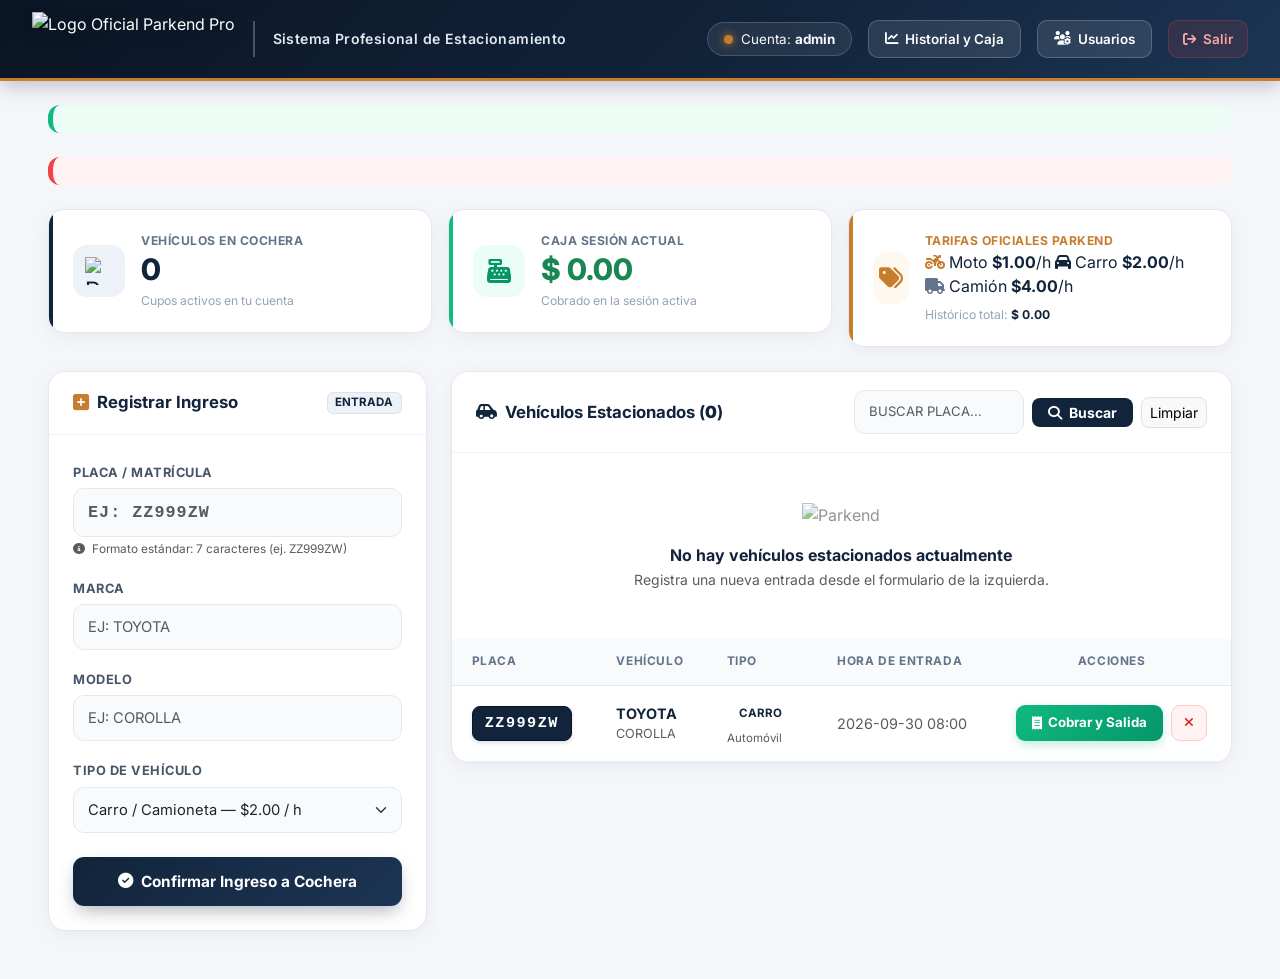
<file: proyecto edus/parkend/src/main/resources/templates/vehiculos.html>
<!DOCTYPE html>
<html lang="es" xmlns:th="http://www.thymeleaf.org">
<head>
    <meta charset="UTF-8">
    <meta name="viewport" content="width=device-width, initial-scale=1.0">
    <meta name="description" content="Parkend Pro - Sistema Profesional de Gestión y Control de Estacionamiento">
    <title>Parkend Pro - Panel de Control</title>
    <link rel="icon" type="image/png" th:href="@{/images/favicon.png}">
    <link href="https://cdn.jsdelivr.net/npm/bootstrap@5.3.0/dist/css/bootstrap.min.css" rel="stylesheet">
    <link href="https://fonts.googleapis.com/css2?family=Inter:wght@300;400;500;600;700;800&display=swap" rel="stylesheet">
    <link rel="stylesheet" href="https://cdnjs.cloudflare.com/ajax/libs/font-awesome/6.5.1/css/all.min.css">
    <link rel="stylesheet" th:href="@{/css/parkend.css}">
    <style>
        * { box-sizing: border-box; }
        body {
            font-family: 'Inter', -apple-system, BlinkMacSystemFont, 'Segoe UI', Roboto, Helvetica, Arial, sans-serif;
            background-color: #f4f6f9;
            color: #12243b;
            min-height: 100vh;
        }

        /* Navbar Superior con Identidad Parkend */
        .top-navbar {
            background: linear-gradient(135deg, #0a1524 0%, #12243b 60%, #1b3554 100%);
            padding: 12px 32px;
            color: white;
            display: flex;
            justify-content: space-between;
            align-items: center;
            box-shadow: 0 4px 20px rgba(10, 21, 36, 0.25);
            border-bottom: 3px solid #c77d2e;
            position: sticky;
            top: 0;
            z-index: 1000;
        }
        .top-navbar .brand-group {
            display: flex;
            align-items: center;
            gap: 18px;
            text-decoration: none;
            color: #ffffff;
        }
        .top-navbar .brand-logo {
            height: 54px;
            width: auto;
            object-fit: contain;
            filter: drop-shadow(0 2px 8px rgba(0, 0, 0, 0.35));
            transition: transform 0.2s ease;
            display: block;
        }
        .top-navbar .brand-logo:hover {
            transform: scale(1.03);
        }
        .top-navbar .brand-divider {
            width: 1.5px;
            height: 36px;
            background: rgba(255, 255, 255, 0.25);
        }
        .top-navbar .brand-sub {
            font-size: 0.88rem;
            color: #e2e8f0;
            letter-spacing: 0.4px;
            font-weight: 600;
        }
        .top-navbar .user-pill {
            background: rgba(255, 255, 255, 0.08);
            border: 1px solid rgba(255, 255, 255, 0.16);
            border-radius: 30px;
            padding: 6px 16px;
            font-size: 0.84rem;
            display: flex;
            align-items: center;
            gap: 8px;
            color: #f8fafc;
        }
        .user-dot {
            width: 9px;
            height: 9px;
            background: #c77d2e;
            border-radius: 50%;
            box-shadow: 0 0 10px #c77d2e;
        }

        /* Botones de Navegación */
        .btn-nav-action {
            background: rgba(255, 255, 255, 0.1);
            color: #ffffff;
            border: 1px solid rgba(255, 255, 255, 0.2);
            border-radius: 10px;
            padding: 8px 16px;
            font-size: 0.84rem;
            font-weight: 600;
            text-decoration: none;
            transition: all 0.2s ease;
            display: inline-flex;
            align-items: center;
            gap: 7px;
        }
        .btn-nav-action:hover {
            background: #c77d2e;
            border-color: #c77d2e;
            color: #ffffff;
            transform: translateY(-1px);
            box-shadow: 0 4px 12px rgba(199, 125, 46, 0.35);
        }
        .btn-nav-logout {
            background: rgba(239, 68, 68, 0.12);
            color: #fca5a5;
            border: 1px solid rgba(239, 68, 68, 0.25);
            border-radius: 10px;
            padding: 8px 14px;
            font-size: 0.84rem;
            font-weight: 600;
            text-decoration: none;
            transition: all 0.2s ease;
        }
        .btn-nav-logout:hover {
            background: #ef4444;
            color: #ffffff;
            border-color: #ef4444;
            transform: translateY(-1px);
        }

        /* Tarjetas de Métricas */
        .metric-card {
            background: #ffffff;
            border-radius: 16px;
            padding: 22px 24px;
            box-shadow: 0 4px 18px rgba(18, 36, 59, 0.05);
            border: 1px solid #e2e8f0;
            transition: transform 0.2s ease, box-shadow 0.2s ease;
            position: relative;
            overflow: hidden;
        }
        .metric-card:hover {
            transform: translateY(-3px);
            box-shadow: 0 10px 24px rgba(18, 36, 59, 0.1);
        }
        .metric-card::after {
            content: '';
            position: absolute;
            top: 0;
            left: 0;
            width: 4px;
            height: 100%;
        }
        .metric-card.card-navy::after { background: #12243b; }
        .metric-card.card-green::after { background: #10b981; }
        .metric-card.card-amber::after { background: #c77d2e; }

        .metric-icon-box {
            width: 52px;
            height: 52px;
            border-radius: 14px;
            display: flex;
            align-items: center;
            justify-content: center;
            font-size: 1.5rem;
        }
        .icon-navy { background: #edf2f8; color: #12243b; }
        .icon-green { background: #ecfdf5; color: #059669; }
        .icon-amber { background: #fff8f0; color: #c77d2e; }

        .metric-label {
            font-size: 0.76rem;
            color: #64748b;
            font-weight: 700;
            text-transform: uppercase;
            letter-spacing: 0.5px;
        }
        .metric-value {
            font-size: 1.85rem;
            font-weight: 800;
            color: #12243b;
            margin-top: 2px;
            line-height: 1.2;
        }
        .metric-footnote {
            font-size: 0.76rem;
            color: #94a3b8;
            margin-top: 4px;
        }

        /* Tarjetas de Contenido */
        .content-card {
            background: #ffffff;
            border-radius: 18px;
            box-shadow: 0 4px 18px rgba(18, 36, 59, 0.05);
            border: 1px solid #e2e8f0;
            overflow: hidden;
            margin-bottom: 24px;
        }
        .card-header-custom {
            padding: 18px 24px;
            background: #ffffff;
            border-bottom: 1.5px solid #edf2f7;
            font-weight: 700;
            font-size: 1.05rem;
            color: #12243b;
            display: flex;
            justify-content: space-between;
            align-items: center;
        }
        .card-body-custom {
            padding: 24px;
        }

        /* Formularios */
        .form-label {
            font-size: 0.8rem;
            font-weight: 700;
            color: #475569;
            text-transform: uppercase;
            letter-spacing: 0.5px;
            margin-bottom: 6px;
        }
        .form-control, .form-select {
            border: 1.5px solid #e2e8f0;
            border-radius: 11px;
            padding: 11px 14px;
            font-size: 0.92rem;
            transition: all 0.2s ease;
            background-color: #f8fafc;
        }
        .form-control:focus, .form-select:focus {
            background-color: #ffffff;
            border-color: #12243b;
            box-shadow: 0 0 0 3.5px rgba(18, 36, 59, 0.12);
            outline: none;
        }
        .btn-registrar {
            background: linear-gradient(135deg, #12243b 0%, #1c3554 100%);
            border: none;
            color: white;
            padding: 13px;
            border-radius: 11px;
            font-weight: 700;
            font-size: 0.96rem;
            width: 100%;
            transition: all 0.2s ease;
            box-shadow: 0 8px 18px -4px rgba(18, 36, 59, 0.35);
            display: flex;
            align-items: center;
            justify-content: center;
            gap: 8px;
        }
        .btn-registrar:hover {
            background: linear-gradient(135deg, #1c3554 0%, #12243b 100%);
            transform: translateY(-1px);
            box-shadow: 0 10px 22px -4px rgba(18, 36, 59, 0.45);
            color: white;
        }

        /* Tabla de Vehículos */
        .table-custom {
            width: 100%;
            border-collapse: separate;
            border-spacing: 0;
        }
        .table-custom thead th {
            background: #f8fafc;
            color: #64748b;
            font-size: 0.74rem;
            font-weight: 700;
            text-transform: uppercase;
            letter-spacing: 0.6px;
            padding: 14px 20px;
            border-bottom: 1.5px solid #e2e8f0;
        }
        .table-custom tbody td {
            padding: 14px 20px;
            border-bottom: 1px solid #edf2f7;
            font-size: 0.9rem;
            vertical-align: middle;
        }
        .table-custom tbody tr:hover td {
            background: #f8fafc;
        }

        /* Badges de Tipo */
        .badge-tipo {
            padding: 5px 12px;
            border-radius: 20px;
            font-size: 0.72rem;
            font-weight: 700;
            text-transform: uppercase;
            display: inline-block;
        }
        .badge-carro  { background: #edf2f8; color: #12243b; border: 1px solid #cbd5e1; }
        .badge-moto   { background: #ecfdf5; color: #065f46; border: 1px solid #a7f3d0; }
        .badge-camion { background: #fff8f0; color: #925313; border: 1px solid #f8dab8; }

        .placa-badge {
            font-family: monospace;
            font-weight: 800;
            font-size: 0.95rem;
            background: #12243b;
            color: #ffffff;
            padding: 5px 12px;
            border-radius: 8px;
            letter-spacing: 1.5px;
            display: inline-block;
            box-shadow: 0 2px 4px rgba(18, 36, 59, 0.15);
            border: 1px solid #0a1524;
        }

        /* Botones de Acción */
        .btn-cobrar {
            background: linear-gradient(135deg, #10b981 0%, #059669 100%);
            color: white;
            border: none;
            border-radius: 9px;
            padding: 8px 16px;
            font-size: 0.83rem;
            font-weight: 700;
            text-decoration: none;
            display: inline-flex;
            align-items: center;
            gap: 6px;
            transition: all 0.2s ease;
            box-shadow: 0 4px 10px rgba(16, 185, 129, 0.25);
        }
        .btn-cobrar:hover {
            background: linear-gradient(135deg, #34d399 0%, #059669 100%);
            opacity: 0.95;
            transform: translateY(-1px);
            color: white;
            box-shadow: 0 6px 14px rgba(16, 185, 129, 0.35);
        }
        .btn-cancelar {
            background: #fef2f2;
            color: #dc2626;
            border: 1px solid #fecaca;
            border-radius: 9px;
            padding: 7px 12px;
            font-size: 0.82rem;
            font-weight: 600;
            text-decoration: none;
            display: inline-block;
            transition: all 0.2s ease;
        }
        .btn-cancelar:hover {
            background: #fee2e2;
            color: #b91c1c;
        }

        /* Alertas Flash */
        .alert-flash {
            border-radius: 12px;
            padding: 14px 20px;
            font-size: 0.9rem;
            font-weight: 600;
            border: none;
        }
        .alert-flash-success {
            background: #ecfdf5;
            color: #065f46;
            border-left: 5px solid #10b981;
        }
        .alert-flash-error {
            background: #fef2f2;
            color: #991b1b;
            border-left: 5px solid #ef4444;
        }

        .btn-search-pk {
            background: #12243b;
            color: white;
            border: none;
            border-radius: 8px;
            font-weight: 700;
            transition: all 0.2s ease;
        }
        .btn-search-pk:hover {
            background: #1c3554;
            color: white;
        }
    </style>
</head>
<body>

<!-- Navbar Superior con Logo Oficial -->
<nav class="top-navbar">
    <div class="brand-group">
        <a th:href="@{/vehiculos}" style="display: flex; align-items: center;">
            <img th:src="@{/images/logo-white.png}" alt="Logo Oficial Parkend Pro" class="brand-logo">
        </a>
        <div class="brand-divider d-none d-md-block"></div>
        <div class="brand-sub d-none d-md-block">
            <span>Sistema Profesional de Estacionamiento</span>
        </div>
    </div>
    <div class="d-flex align-items-center gap-3">
        <div class="user-pill">
            <span class="user-dot"></span>
            <span>Cuenta: <strong th:text="${usuarioActivo}">admin</strong></span>
        </div>
        <a th:href="@{/vehiculos/historial}" class="btn-nav-action">
            <i class="fa-solid fa-chart-line"></i>
            <span>Historial y Caja</span>
        </a>
        <a th:href="@{/usuarios}" class="btn-nav-action">
            <i class="fa-solid fa-users-gear"></i>
            <span>Usuarios</span>
        </a>
        <a th:href="@{/logout}" class="btn-nav-logout">
            <i class="fa-solid fa-arrow-right-from-bracket me-1"></i> Salir
        </a>
    </div>
</nav>

<div class="container-fluid py-4 px-lg-5">

    <!-- Notificaciones Flash -->
    <div th:if="${mensajeExito}" class="alert alert-flash alert-flash-success mb-4" th:text="${mensajeExito}"></div>
    <div th:if="${mensajeError}" class="alert alert-flash alert-flash-error mb-4" th:text="${mensajeError}"></div>

    <!-- Métricas del Dashboard con Paleta Oficial -->
    <div class="row g-3 mb-4">
        <!-- Vehículos Activos -->
        <div class="col-md-4">
            <div class="metric-card card-navy">
                <div class="d-flex align-items-center gap-3">
                    <div class="metric-icon-box icon-navy">
                        <img th:src="@{/images/logo-icon.png}" alt="Parkend" style="width: 28px; height: 28px; object-fit: contain;">
                    </div>
                    <div>
                        <div class="metric-label">Vehículos en Cochera</div>
                        <div class="metric-value" style="color: #12243b;" th:text="${#lists.size(vehiculos)}">0</div>
                        <div class="metric-footnote">Cupos activos en tu cuenta</div>
                    </div>
                </div>
            </div>
        </div>

        <!-- Caja de la Sesión Actual -->
        <div class="col-md-4">
            <div class="metric-card card-green">
                <div class="d-flex align-items-center gap-3">
                    <div class="metric-icon-box icon-green">
                        <i class="fa-solid fa-cash-register"></i>
                    </div>
                    <div>
                        <div class="metric-label">Caja Sesión Actual</div>
                        <div class="metric-value text-success"
                             th:text="${'$ ' + #numbers.formatDecimal(totalRecaudado, 1, 'POINT', 2, 'POINT')}">$ 0.00</div>
                        <div class="metric-footnote">Cobrado en la sesión activa</div>
                    </div>
                </div>
            </div>
        </div>

        <!-- Tarifas Vigentes -->
        <div class="col-md-4">
            <div class="metric-card card-amber">
                <div class="d-flex align-items-center gap-3">
                    <div class="metric-icon-box icon-amber">
                        <i class="fa-solid fa-tags"></i>
                    </div>
                    <div>
                        <div class="metric-label" style="color: #c77d2e;">Tarifas Oficiales Parkend</div>
                        <div class="rates-display-group">
                            <span class="rate-chip"><i class="fa-solid fa-motorcycle" style="color: #c77d2e;"></i> Moto <strong>$1.00</strong>/h</span>
                            <span class="rate-chip"><i class="fa-solid fa-car" style="color: #12243b;"></i> Carro <strong>$2.00</strong>/h</span>
                            <span class="rate-chip"><i class="fa-solid fa-truck" style="color: #64748b;"></i> Camión <strong>$4.00</strong>/h</span>
                        </div>
                        <div class="metric-footnote mt-2">
                            Histórico total: <strong style="color: #12243b;" th:text="${'$ ' + #numbers.formatDecimal(totalHistorico, 1, 'POINT', 2, 'POINT')}">$ 0.00</strong>
                        </div>
                    </div>
                </div>
            </div>
        </div>
    </div>

    <!-- Contenido Principal: Formulario y Tabla -->
    <div class="row g-4">

        <!-- Formulario de Registro de Ingreso -->
        <div class="col-lg-4">
            <div class="content-card">
                <div class="card-header-custom">
                    <span class="d-flex align-items-center gap-2">
                        <i class="fa-solid fa-square-plus" style="color: #c77d2e; font-size: 1.15rem;"></i>
                        <span>Registrar Ingreso</span>
                    </span>
                    <span class="badge border" style="background: #edf2f8; color: #12243b; font-size: 0.72rem; font-weight: 700;">ENTRADA</span>
                </div>
                <div class="card-body-custom">
                    <form th:action="@{/vehiculos}" th:object="${vehiculoForm}" method="post">
                        <div class="mb-3">
                            <label for="placa" class="form-label">Placa / Matrícula</label>
                            <input type="text" class="form-control" id="placa" th:field="*{placa}"
                                   required maxlength="7" minlength="7" placeholder="Ej: ZZ999ZW"
                                   pattern="[A-Za-z0-9]{7}" title="Formato estándar de 7 caracteres alfanuméricos (ej: ZZ999ZW)"
                                   oninput="this.value = this.value.toUpperCase().replace(/[^A-Z0-9]/g, '').slice(0, 7)"
                                   style="font-family: monospace; font-size: 1.05rem; font-weight: 700; text-transform: uppercase; letter-spacing: 1px;"/>
                            <div class="form-text text-muted" style="font-size: 0.74rem;">
                                <i class="fa-solid fa-circle-info me-1"></i> Formato estándar: 7 caracteres (ej. ZZ999ZW)
                            </div>
                        </div>
                        <div class="mb-3">
                            <label for="marca" class="form-label">Marca</label>
                            <input type="text" class="form-control" id="marca" th:field="*{marca}"
                                   required placeholder="Ej: Toyota" style="text-transform: uppercase;"/>
                        </div>
                        <div class="mb-3">
                            <label for="modelo" class="form-label">Modelo</label>
                            <input type="text" class="form-control" id="modelo" th:field="*{modelo}"
                                   required placeholder="Ej: Corolla" style="text-transform: uppercase;"/>
                        </div>
                        <div class="mb-4">
                            <label for="tipo" class="form-label">Tipo de Vehículo</label>
                            <select class="form-select" id="tipo" th:field="*{tipo}" required>
                                <option value="CARRO">Carro / Camioneta — $2.00 / h</option>
                                <option value="MOTO">Motocicleta — $1.00 / h</option>
                                <option value="CAMION">Camión / Pesado — $4.00 / h</option>
                            </select>
                        </div>
                        <button type="submit" class="btn-registrar">
                            <i class="fa-solid fa-circle-check"></i>
                            <span>Confirmar Ingreso a Cochera</span>
                        </button>
                    </form>
                </div>
            </div>
        </div>

        <!-- Tabla de Vehículos Activos -->
        <div class="col-lg-8">
            <div class="content-card">
                <div class="card-header-custom">
                    <span class="d-flex align-items-center gap-2">
                        <i class="fa-solid fa-car-side" style="color: #12243b;"></i>
                        <span>Vehículos Estacionados (<strong th:text="${#lists.size(vehiculos)}">0</strong>)</span>
                    </span>
                    <!-- Búsqueda rápida por placa -->
                    <form th:action="@{/vehiculos}" method="GET" class="d-flex align-items-center gap-2">
                        <input type="text" class="form-control form-control-sm" name="placa"
                               th:value="${param.placa}" placeholder="Buscar placa..." maxlength="7"
                               style="width: 170px; font-size: 0.82rem; text-transform: uppercase;"/>
                        <button type="submit" class="btn btn-sm btn-search-pk px-3">
                            <i class="fa-solid fa-magnifying-glass me-1"></i> Buscar
                        </button>
                        <a th:href="@{/vehiculos}" class="btn btn-sm btn-light border" style="border-radius: 8px;">Limpiar</a>
                    </form>
                </div>

                <!-- Estado Vacío -->
                <div th:if="${#lists.isEmpty(vehiculos)}" class="text-center py-5 text-muted">
                    <div class="mb-3">
                        <img th:src="@{/images/logo-icon.png}" alt="Parkend" style="width: 56px; height: 56px; opacity: 0.65;">
                    </div>
                    <div class="fw-bold fs-6" style="color: #12243b;">No hay vehículos estacionados actualmente</div>
                    <small>Registra una nueva entrada desde el formulario de la izquierda.</small>
                </div>

                <!-- Tabla de Vehículos -->
                <div th:if="${!#lists.isEmpty(vehiculos)}" class="table-responsive">
                    <table class="table-custom">
                        <thead>
                            <tr>
                                <th>Placa</th>
                                <th>Vehículo</th>
                                <th>Tipo</th>
                                <th>Hora de Entrada</th>
                                <th class="text-center">Acciones</th>
                            </tr>
                        </thead>
                        <tbody>
                            <tr th:each="v : ${vehiculos}">
                                <td><span class="placa-badge" th:text="${v.placa}">ZZ999ZW</span></td>
                                <td>
                                    <div class="fw-bold" style="color: #12243b;" th:text="${v.marca}">TOYOTA</div>
                                    <div class="text-muted small" th:text="${v.modelo}">COROLLA</div>
                                </td>
                                <td>
                                    <span class="badge-tipo"
                                          th:classappend="${v.tipo == 'MOTO' ? 'badge-moto' : (v.tipo == 'CAMION' ? 'badge-camion' : 'badge-carro')}"
                                          th:text="${v.tipo}">CARRO</span>
                                    <div class="text-muted" style="font-size: 0.72rem; margin-top: 3px;"
                                         th:text="${v.descripcionTipo}">Automóvil</div>
                                </td>
                                <td class="text-muted small">
                                    <span th:text="${v.horaEntrada}">2026-09-30 08:00</span>
                                </td>
                                <td class="text-center">
                                    <div class="d-flex justify-content-center gap-2">
                                        <a th:href="@{/vehiculos/cobrar/{id}(id=${v.id})}" class="btn-cobrar">
                                            <i class="fa-solid fa-receipt"></i>
                                            <span>Cobrar y Salida</span>
                                        </a>
                                        <a th:href="@{/vehiculos/eliminar/{id}(id=${v.id})}"
                                           class="btn-cancelar"
                                           onclick="return confirm('¿Deseas anular este ingreso sin registrar cobro?');"
                                           title="Anular ingreso"><i class="fa-solid fa-xmark"></i></a>
                                    </div>
                                </td>
                            </tr>
                        </tbody>
                    </table>
                </div>
            </div>
        </div>

    </div>
</div>

<script src="https://cdn.jsdelivr.net/npm/bootstrap@5.3.0/dist/js/bootstrap.bundle.min.js"></script>
</body>
</html>
</file>
